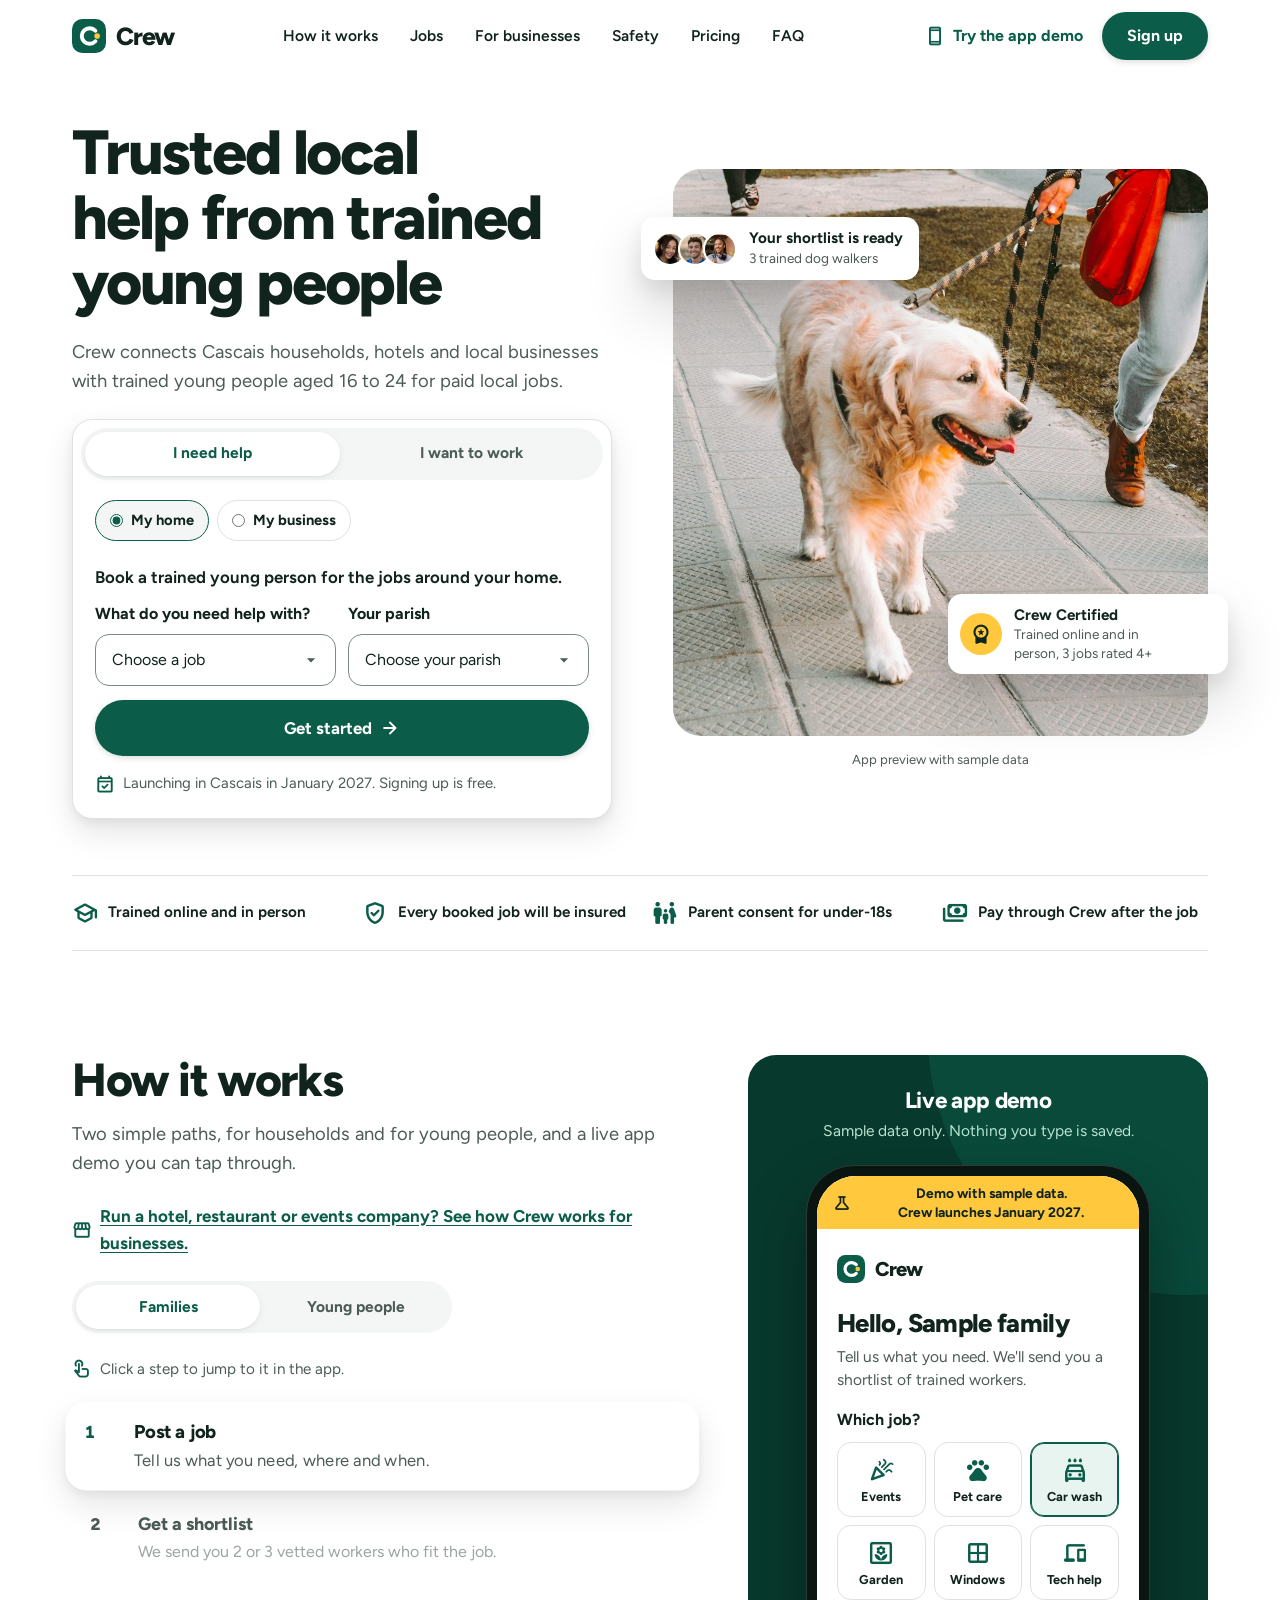
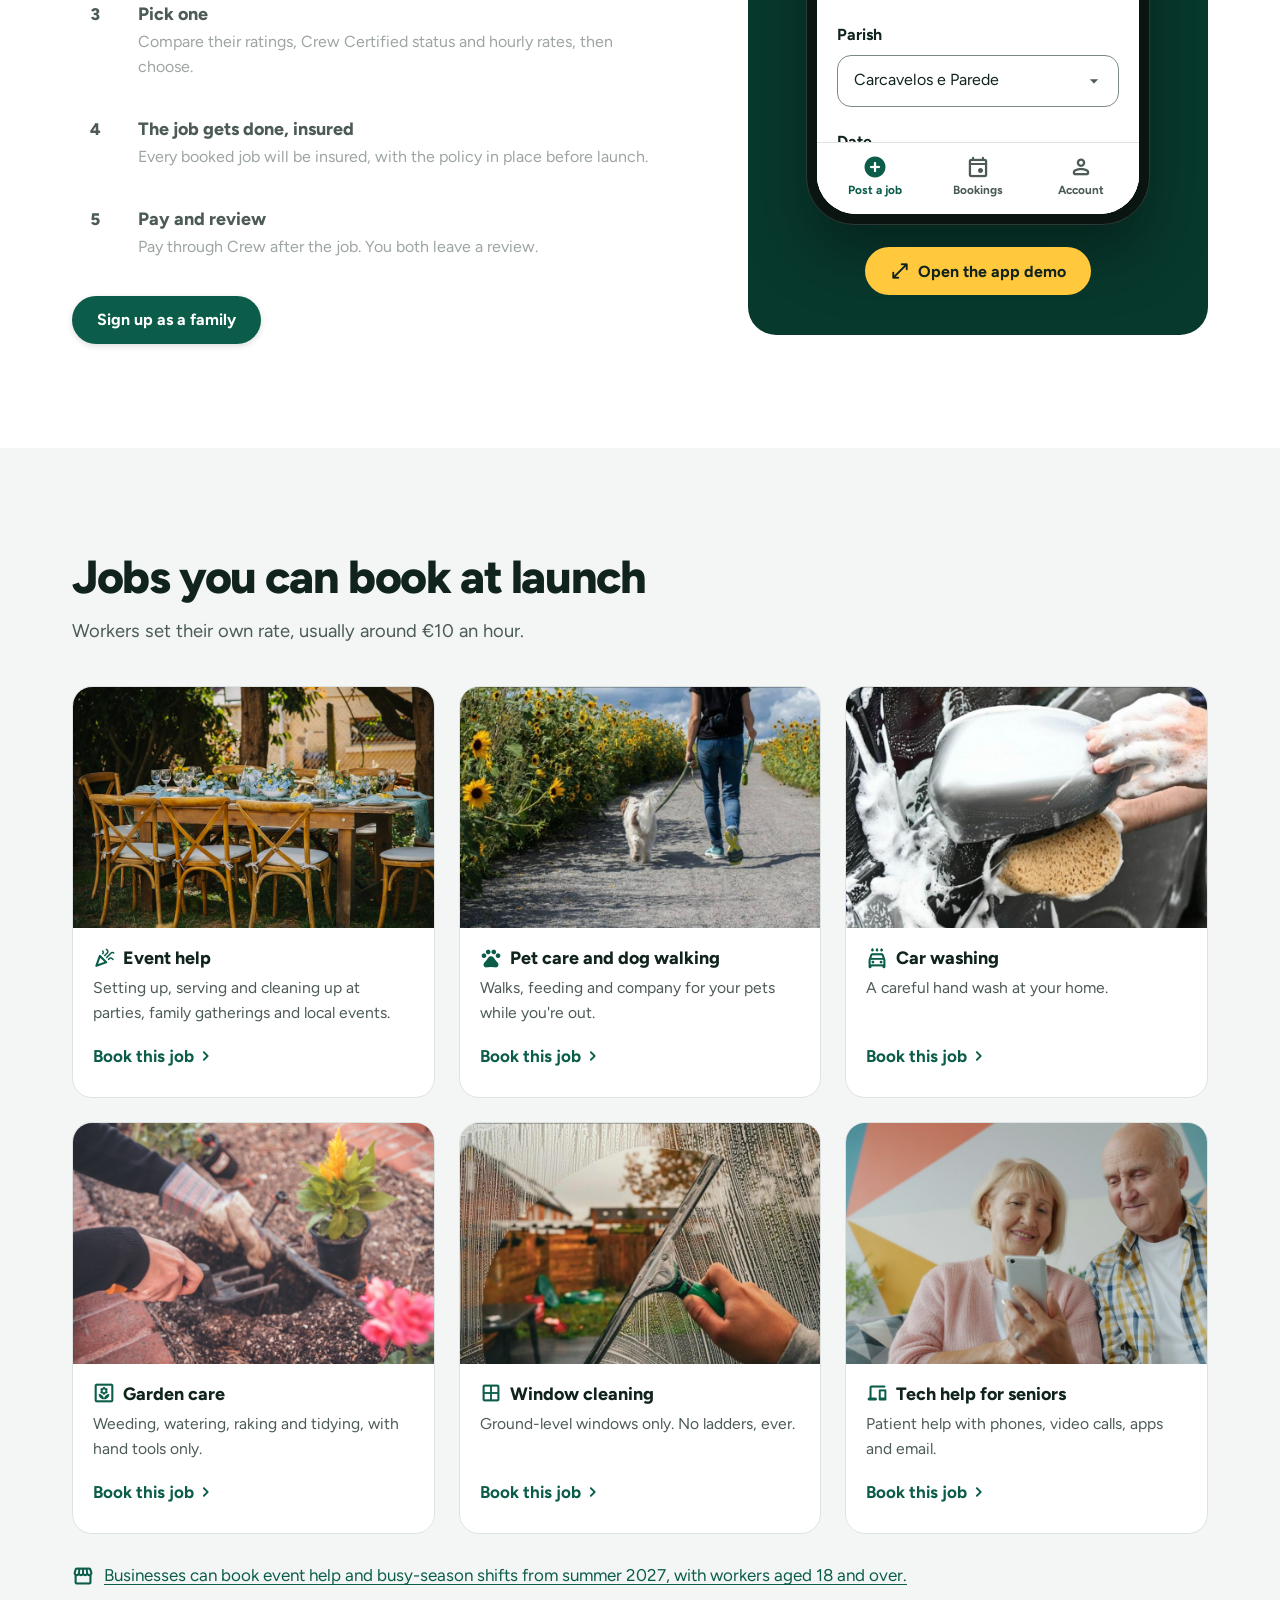
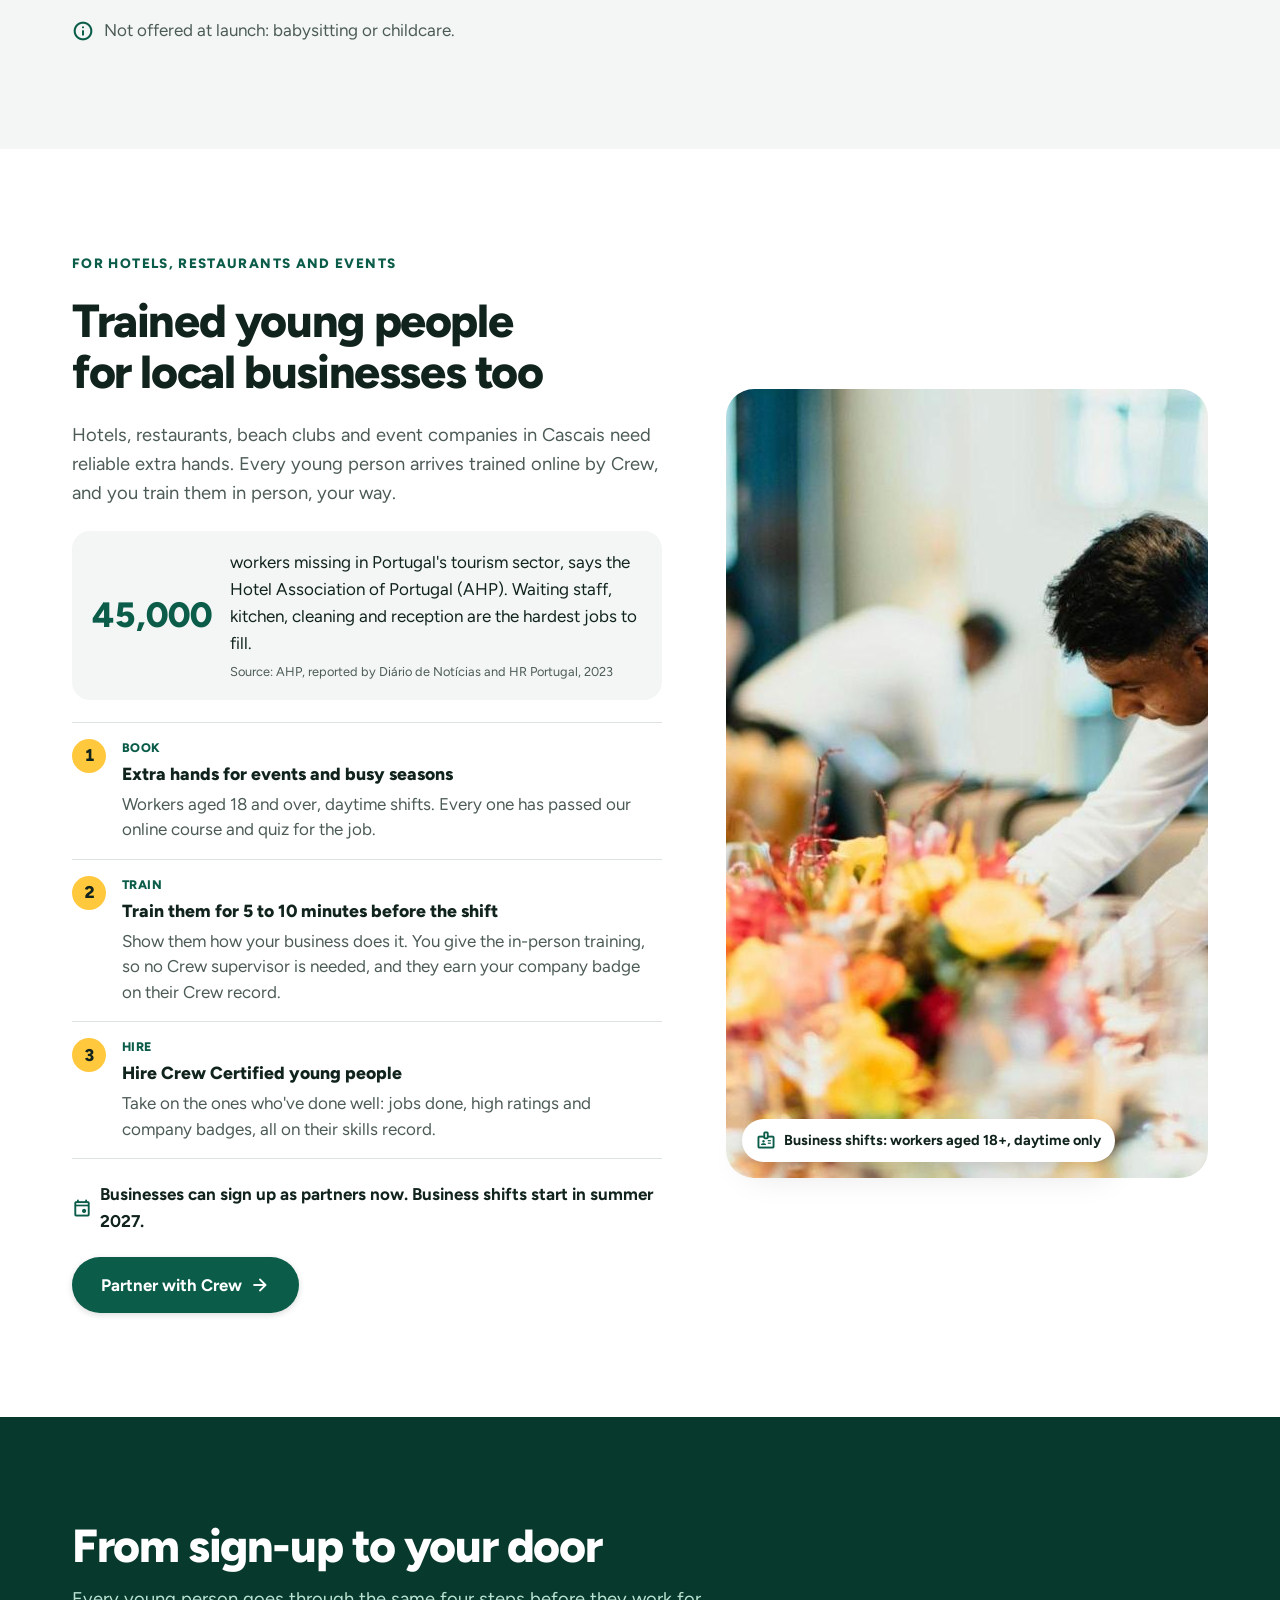
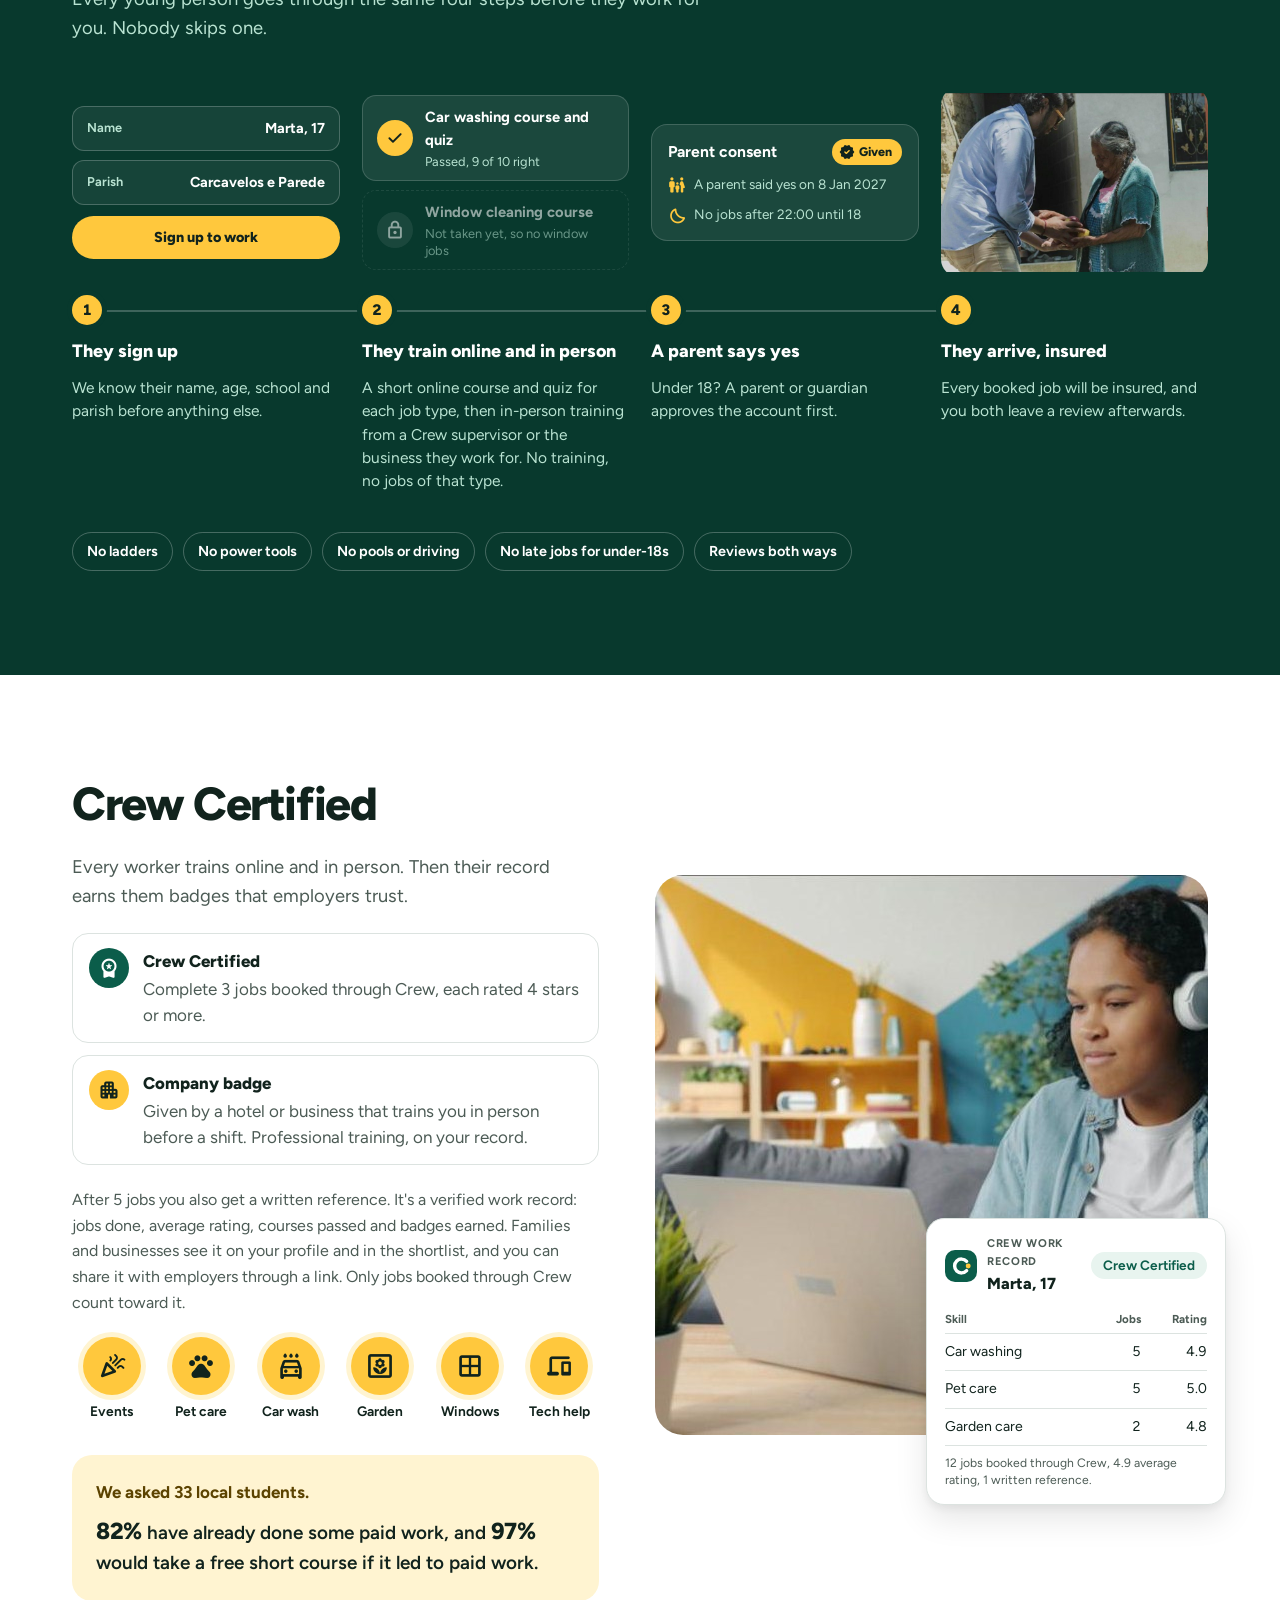
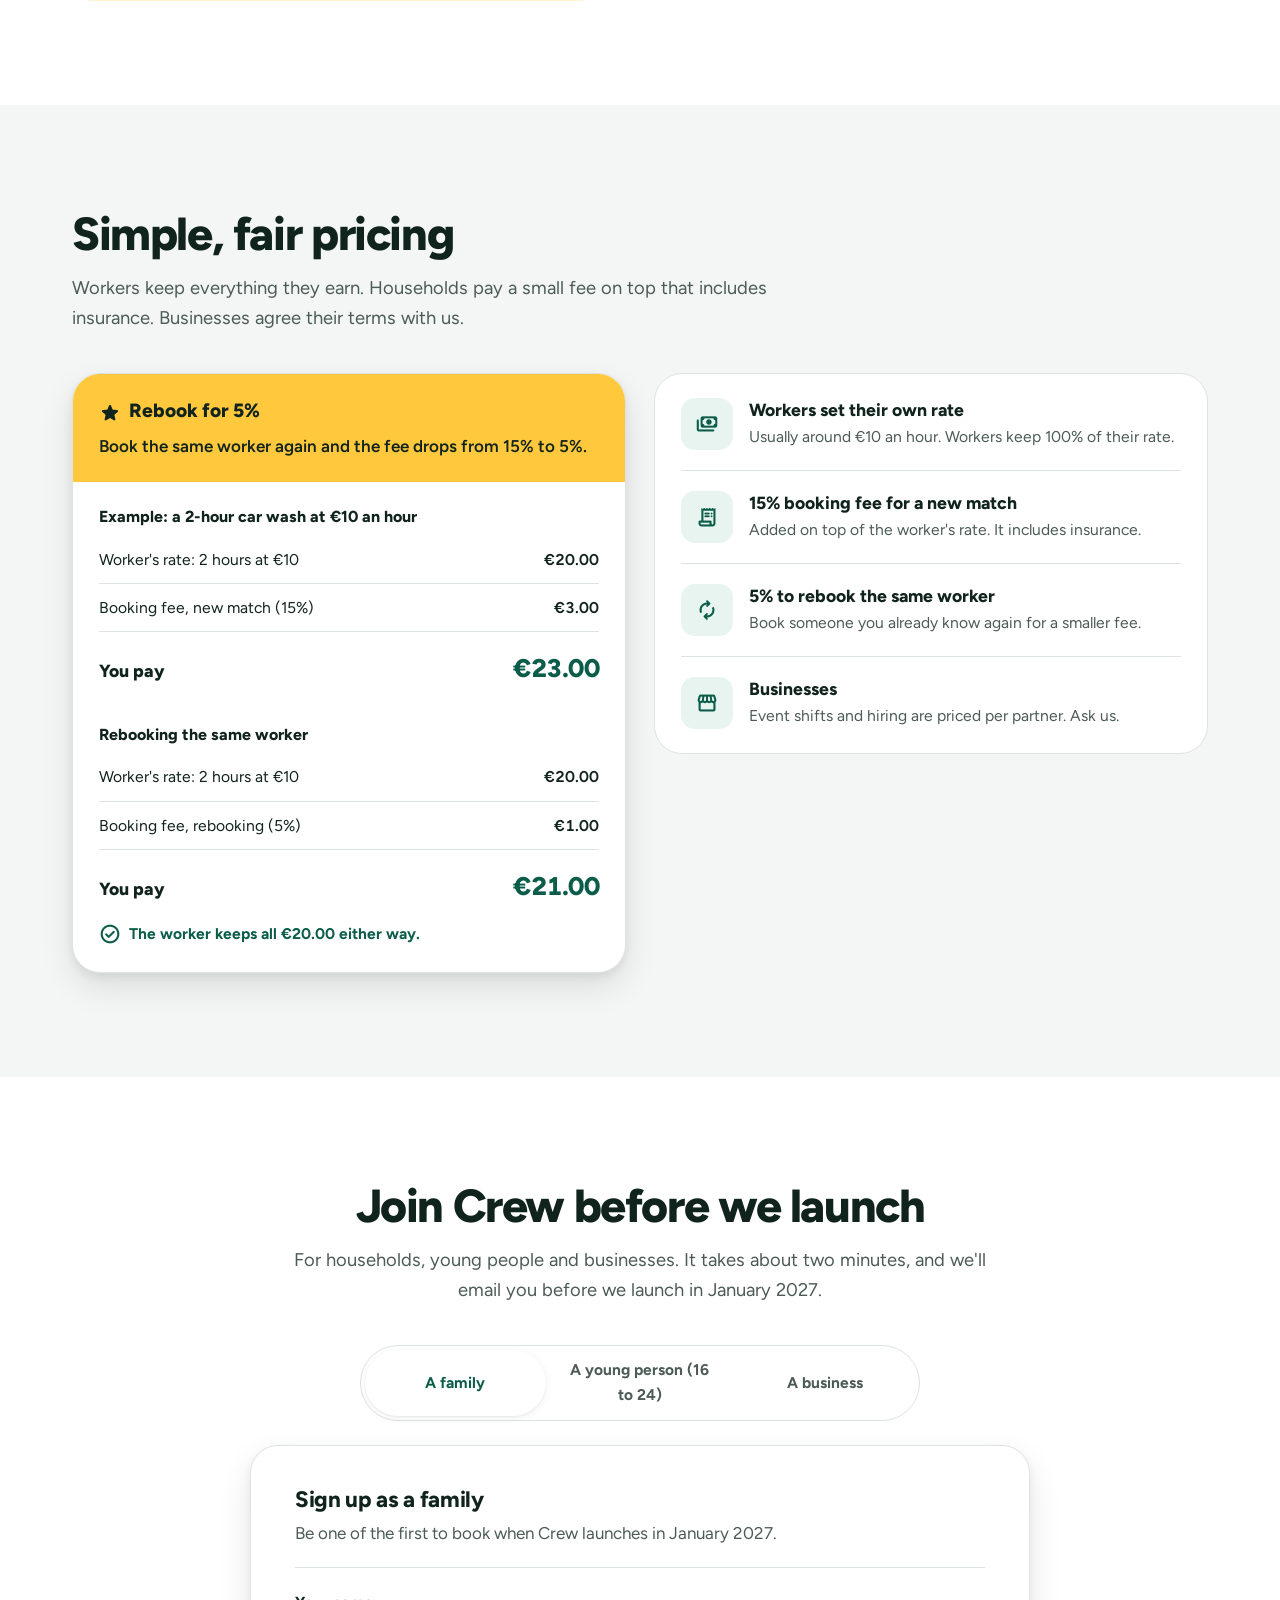
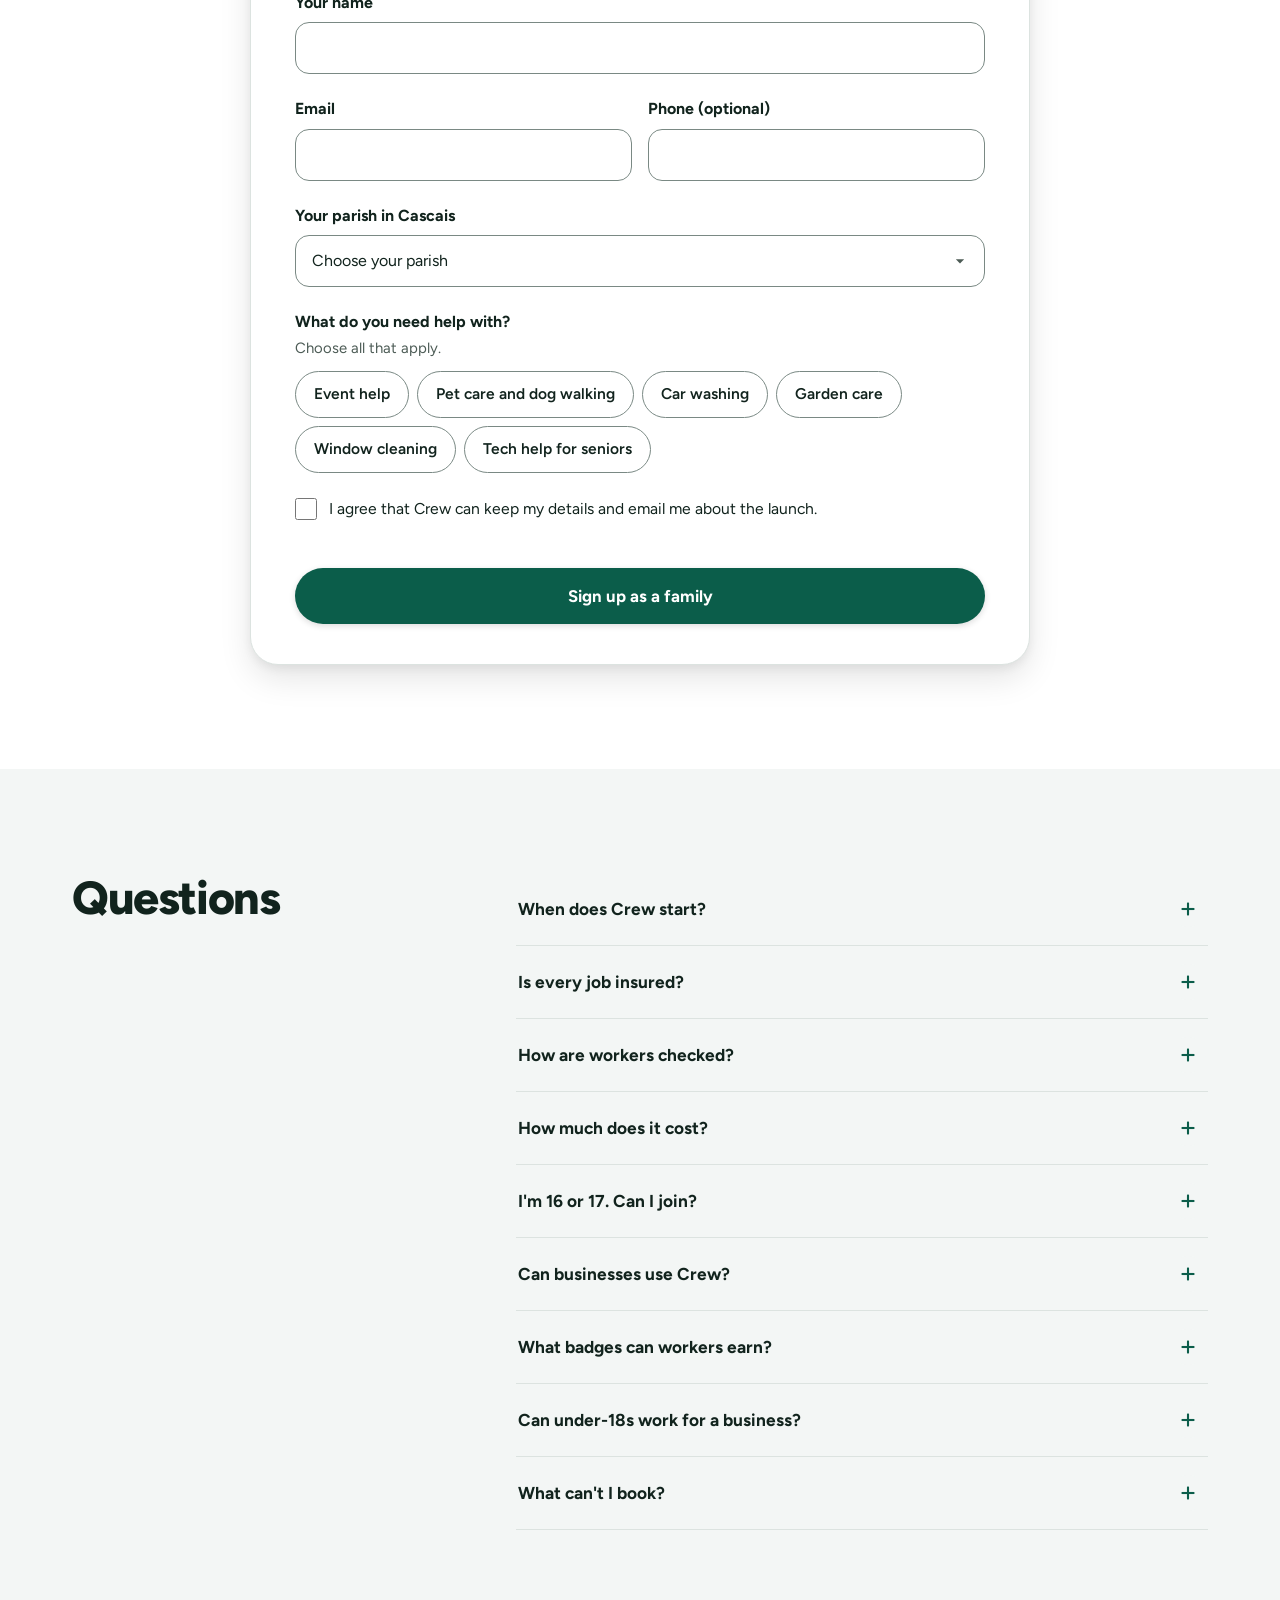
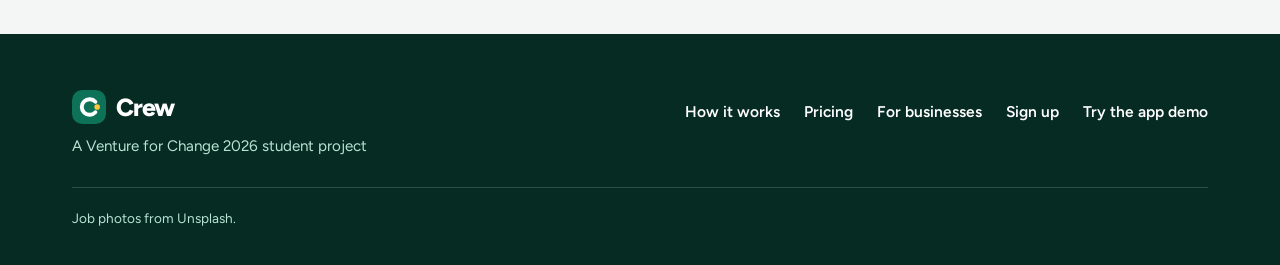
<file: index.html>
<!DOCTYPE html>
<html lang="en">
<head>
  <meta charset="UTF-8">
  <meta name="viewport" content="width=device-width, initial-scale=1">
  <!-- The visible title and all copy come from config.js. This fallback is brand-neutral. -->
  <title>Trained young people for local jobs in Cascais</title>
  <meta name="description" content="Cascais households, hotels and local businesses book trained young people aged 16 to 24 for paid local jobs. Launching January 2027.">
  <meta name="theme-color" content="#08392D">
  <link rel="preconnect" href="https://fonts.googleapis.com">
  <link rel="preconnect" href="https://fonts.gstatic.com" crossorigin>
  <link rel="stylesheet" href="https://fonts.googleapis.com/css2?family=Figtree:wght@400..800&display=swap">
  <link rel="stylesheet" href="https://fonts.googleapis.com/css2?family=Material+Symbols+Rounded:opsz,wght,FILL,GRAD@20..48,500..600,0..1,0&display=block">
  <link rel="preload" as="image" href="assets/hero-dog-walk.jpg">
  <link rel="stylesheet" href="styles.css?v=22">
</head>
<body data-title="meta.titleIndex">

  <a class="skip-link" href="#main" data-t="common.skip"></a>

  <header class="site-header" data-header>
    <div class="container header-inner">
      <a class="logo" href="#main">
        <svg viewBox="0 0 40 40" aria-hidden="true"><rect width="40" height="40" rx="12" fill="#0B5D4A"/><path d="M27.5 13.8a9.2 9.2 0 1 0 0 12.4" fill="none" stroke="#fff" stroke-width="4.6" stroke-linecap="round"/><circle cx="29.6" cy="20" r="3.3" fill="#FFC83D"/></svg>
        <span class="logo-text" data-brand></span>
      </a>
      <nav class="site-nav" data-t-aria-label="nav.label">
        <ul>
          <li><a href="#how" data-t="nav.how"></a></li>
          <li><a href="#jobs" data-t="nav.jobs"></a></li>
          <li><a href="#business" data-t="nav.business"></a></li>
          <li><a href="#safety" data-t="nav.safety"></a></li>
          <li><a href="#pricing" data-t="nav.pricing"></a></li>
          <li><a href="#faq" data-t="nav.faq"></a></li>
        </ul>
      </nav>
      <div class="header-actions">
        <a class="btn btn-ghost header-demo" href="login.html?v=22">
          <span class="icon" aria-hidden="true">smartphone</span>
          <span data-t="nav.demo"></span>
        </a>
        <a class="btn btn-primary" href="#signup" data-t="nav.signup"></a>
      </div>
    </div>
  </header>

  <main id="main" tabindex="-1">

    <!-- Hero -->
    <section class="hero">
      <div class="container">
        <div class="hero-grid">
          <div class="hero-copy">
            <h1 class="display" data-t="hero.title"></h1>
            <p class="lead" data-t="hero.intro"></p>

            <div class="starter">
              <div class="segmented" role="tablist" data-tabs data-t-aria-label="hero.tabsLabel">
                <button type="button" role="tab" id="st-tab-family" aria-controls="st-family" aria-selected="true" data-t="hero.tabFamily"></button>
                <button type="button" role="tab" id="st-tab-worker" aria-controls="st-worker" aria-selected="false" tabindex="-1" data-t="hero.tabWorker"></button>
              </div>

              <div class="starter-body" role="tabpanel" id="st-family" aria-labelledby="st-tab-family">
                <fieldset class="for-choice">
                  <legend class="sr-only" data-t="hero.forLabel"></legend>
                  <label><input type="radio" name="st-for" value="home" checked><span data-t="hero.forHome"></span></label>
                  <label><input type="radio" name="st-for" value="business"><span data-t="hero.forBusiness"></span></label>
                </fieldset>
                <p class="starter-line" data-for-home data-t="hero.familyLine"></p>
                <p class="starter-line" data-for-business hidden data-t="hero.businessLine"></p>
                <div class="starter-fields two" data-for-home>
                  <div class="field">
                    <label class="label" for="st-job" data-t="hero.jobLabel"></label>
                    <select class="select" id="st-job" data-options="jobTypes" data-placeholder="hero.jobPlaceholder"></select>
                  </div>
                  <div class="field">
                    <label class="label" for="st-parish-f" data-t="hero.parishLabel"></label>
                    <select class="select" id="st-parish-f" data-options="forms.parishes" data-placeholder="forms.parishPlaceholder"></select>
                  </div>
                </div>
                <div class="starter-fields" data-for-business hidden>
                  <div class="field">
                    <label class="label" for="st-btype" data-t="hero.businessTypeLabel"></label>
                    <select class="select" id="st-btype" data-options="forms.business.typeOptions" data-placeholder="hero.businessTypePlaceholder"></select>
                  </div>
                </div>
                <button class="btn btn-primary btn-lg btn-block" type="button" data-start="family" data-start-family>
                  <span data-t="hero.start"></span>
                  <span class="icon" aria-hidden="true">arrow_forward</span>
                </button>
              </div>

              <div class="starter-body" role="tabpanel" id="st-worker" aria-labelledby="st-tab-worker" hidden>
                <p class="starter-line" data-t="hero.workerLine"></p>
                <div class="starter-fields two">
                  <div class="field">
                    <label class="label" for="st-age" data-t="hero.ageLabel"></label>
                    <select class="select" id="st-age" data-options="forms.worker.ageOptions" data-placeholder="hero.agePlaceholder"></select>
                  </div>
                  <div class="field">
                    <label class="label" for="st-parish-w" data-t="hero.parishLabel"></label>
                    <select class="select" id="st-parish-w" data-options="forms.parishes" data-placeholder="forms.parishPlaceholder"></select>
                  </div>
                </div>
                <button class="btn btn-primary btn-lg btn-block" type="button" data-start="worker">
                  <span data-t="hero.start"></span>
                  <span class="icon" aria-hidden="true">arrow_forward</span>
                </button>
              </div>

              <p class="starter-meta">
                <span class="icon" aria-hidden="true">event_available</span>
                <span data-t="hero.launch"></span>
              </p>
            </div>
          </div>

          <div class="hero-media">
            <img class="hero-photo" src="assets/hero-dog-walk.jpg" width="1400" height="974" data-t-alt="hero.photoAlt" fetchpriority="high">
            <div class="float-card one" aria-hidden="true">
              <span class="avatar-stack"><span><img src="assets/people/worker-a.jpg" alt="" width="34" height="34"></span><span><img src="assets/people/worker-b.jpg" alt="" width="34" height="34"></span><span><img src="assets/people/worker-c.jpg" alt="" width="34" height="34"></span></span>
              <span><strong data-t="hero.chipShortlistTitle"></strong><span class="small" data-t="hero.chipShortlistText"></span></span>
            </div>
            <div class="float-card two" aria-hidden="true">
              <span class="medal-sm"><span class="icon icon-fill">workspace_premium</span></span>
              <span><strong data-t="hero.chipBadgeTitle"></strong><span class="small" data-t="hero.chipBadgeText"></span></span>
            </div>
            <p class="preview-label" data-t="hero.previewLabel"></p>
          </div>
        </div>

        <ul class="trust" data-list="hero.trust">
          <template>
            <li><span class="icon" data-f="icon" aria-hidden="true"></span><span data-f="text"></span></li>
          </template>
        </ul>
      </div>
    </section>

    <!-- How it works -->
    <section id="how" class="section">
      <div class="container how-grid">
        <div class="how-steps">
          <div class="section-head flush">
            <h2 class="h2" data-t="how.title"></h2>
            <p class="lead" data-t="how.intro"></p>
            <p class="biz-link"><span class="icon" aria-hidden="true">storefront</span><a href="#business" data-t="how.businessNote"></a></p>
          </div>
          <div class="segmented" role="tablist" data-tabs data-how-tabs data-t-aria-label="how.tabsLabel">
            <button type="button" role="tab" id="how-tab-family" aria-controls="how-family" aria-selected="true" data-demo="family.html?v=22&embed=1" data-t="how.tabFamily"></button>
            <button type="button" role="tab" id="how-tab-worker" aria-controls="how-worker" aria-selected="false" tabindex="-1" data-demo="worker.html?v=22&embed=1" data-t="how.tabWorker"></button>
          </div>
          <p class="steps-hint"><span class="icon" aria-hidden="true">touch_app</span><span data-t="how.stepsHint"></span></p>
          <div role="tabpanel" id="how-family" aria-labelledby="how-tab-family">
            <ol class="steps" data-list="how.familySteps">
              <template>
                <li><button type="button" class="step" aria-pressed="false" data-f-attr="data-screen:screen"><span class="step-n num" data-f="index" aria-hidden="true"></span><span class="step-body"><span class="step-title" data-f="title"></span><span class="step-text" data-f="text"></span></span></button></li>
              </template>
            </ol>
            <div class="how-cta">
              <a class="btn btn-primary" href="#family" data-t="how.familyCta"></a>
            </div>
          </div>
          <div role="tabpanel" id="how-worker" aria-labelledby="how-tab-worker" hidden>
            <ol class="steps" data-list="how.workerSteps">
              <template>
                <li><button type="button" class="step" aria-pressed="false" data-f-attr="data-screen:screen"><span class="step-n num" data-f="index" aria-hidden="true"></span><span class="step-body"><span class="step-title" data-f="title"></span><span class="step-text" data-f="text"></span></span></button></li>
              </template>
            </ol>
            <div class="how-cta">
              <a class="btn btn-primary" href="#worker" data-t="how.workerCta"></a>
            </div>
          </div>
        </div>

        <aside class="demo-panel on-dark">
          <div class="demo-panel-head">
            <h3 class="h3" data-t="how.demoTitle"></h3>
            <p data-t="how.demoText"></p>
          </div>
          <div class="device">
            <iframe src="family.html?v=22&embed=1" loading="lazy" data-demo-frame data-t-title="how.demoFrameTitle"></iframe>
          </div>
          <a class="btn btn-sun" href="login.html?v=22">
            <span class="icon" aria-hidden="true">open_in_full</span>
            <span data-t="how.demoOpen"></span>
          </a>
        </aside>
      </div>
    </section>

    <!-- Job types -->
    <section id="jobs" class="section section-mist">
      <div class="container">
        <div class="section-head">
          <h2 class="h2" data-t="jobs.title"></h2>
          <p class="lead" data-t="jobs.intro"></p>
        </div>
        <ul class="job-grid" data-list="jobTypes">
          <template>
            <li class="job-card">
              <img src="assets/job-events.jpg" alt="" loading="lazy" width="900" height="600" data-f-attr="src:photo;alt:alt">
              <div class="job-card-body">
                <h3><span class="icon" data-f="icon" aria-hidden="true"></span><span data-f="name"></span></h3>
                <p data-f="desc"></p>
                <a class="job-link" href="#family" data-f-attr="data-job:value"><span data-t="jobs.cardCta"></span><span class="icon" aria-hidden="true">chevron_right</span></a>
              </div>
            </li>
          </template>
        </ul>
        <p class="job-note"><span class="icon" aria-hidden="true">storefront</span><a href="#business" data-t="jobs.businessNote"></a></p>
        <p class="job-note"><span class="icon" aria-hidden="true">info</span><span data-t="jobs.notOffered"></span></p>
      </div>
    </section>

    <!-- For businesses -->
    <section id="business" class="section">
      <div class="container business-grid">
        <div class="business-copy">
          <p class="kicker" data-t="business.kicker"></p>
          <h2 class="h2" data-t="business.title"></h2>
          <p class="lead" data-t="business.intro"></p>
          <div class="business-stat">
            <p class="business-stat-num num" data-t="business.stat"></p>
            <div><p data-t="business.statText"></p><p class="business-source" data-t="business.statSource"></p></div>
          </div>
          <ol class="business-offers" data-list="business.offers">
            <template>
              <li><span class="offer-n num" data-f="index" aria-hidden="true"></span><div><p class="offer-tag" data-f="tag"></p><h3 data-f="title"></h3><p data-f="text"></p></div></li>
            </template>
          </ol>
          <p class="business-timing"><span class="icon" aria-hidden="true">event</span><span data-t="business.timing"></span></p>
          <a class="btn btn-primary btn-lg" href="#partner">
            <span data-t="business.cta"></span>
            <span class="icon" aria-hidden="true">arrow_forward</span>
          </a>
        </div>
        <div class="business-media">
          <img src="assets/business-event-team.jpg" width="1462" height="789" loading="lazy" data-t-alt="business.photoAlt">
          <p class="business-note"><span class="icon" aria-hidden="true">badge</span><span data-t="business.photoNote"></span></p>
        </div>
      </div>
    </section>

    <!-- Safety: the four steps every young person goes through -->
    <section id="safety" class="section safety on-dark">
      <div class="container">
        <div class="journey-head">
          <h2 class="h2" data-t="safety.title"></h2>
          <p class="lead" data-t="safety.intro"></p>
        </div>
        <ol class="journey">
          <li>
            <div class="journey-visual" aria-hidden="true">
              <div class="jv-field"><span data-t="safety.ui.nameLabel"></span><b data-t="safety.ui.nameValue"></b></div>
              <div class="jv-field"><span data-t="safety.ui.parishLabel"></span><b data-t="safety.ui.parishValue"></b></div>
              <div class="jv-button" data-t="safety.ui.signupButton"></div>
            </div>
            <span class="journey-dot num">1</span>
            <h3 data-t="safety.steps.0.title"></h3>
            <p data-t="safety.steps.0.text"></p>
          </li>
          <li>
            <div class="journey-visual" aria-hidden="true">
              <div class="jv-row"><span class="jv-medal"><span class="icon">check</span></span><div><b data-t="safety.ui.coursePassed"></b><span data-t="safety.ui.coursePassedMeta"></span></div></div>
              <div class="jv-row is-locked"><span class="jv-medal"><span class="icon">lock</span></span><div><b data-t="safety.ui.courseLocked"></b><span data-t="safety.ui.courseLockedMeta"></span></div></div>
            </div>
            <span class="journey-dot num">2</span>
            <h3 data-t="safety.steps.1.title"></h3>
            <p data-t="safety.steps.1.text"></p>
          </li>
          <li>
            <div class="journey-visual" aria-hidden="true">
              <div class="jv-consent">
                <div class="jv-consent-head"><b data-t="safety.ui.consentTitle"></b><span class="jv-pill"><span class="icon icon-fill">verified</span><span data-t="safety.ui.consentGiven"></span></span></div>
                <p><span class="icon">family_restroom</span><span data-t="safety.ui.consentLine1"></span></p>
                <p><span class="icon">bedtime</span><span data-t="safety.ui.consentLine2"></span></p>
              </div>
            </div>
            <span class="journey-dot num">3</span>
            <h3 data-t="safety.steps.2.title"></h3>
            <p data-t="safety.steps.2.text"></p>
          </li>
          <li>
            <div class="journey-visual is-photo">
              <img src="assets/safety-doorstep.jpg" width="840" height="560" loading="lazy" data-t-alt="safety.photoAlt">
            </div>
            <span class="journey-dot num">4</span>
            <h3 data-t="safety.steps.3.title"></h3>
            <p data-t="safety.steps.3.text"></p>
          </li>
        </ol>
        <ul class="journey-rules" data-list="safety.rules">
          <template><li data-f-self></li></template>
        </ul>
      </div>
    </section>

    <!-- Skills and badges -->
    <section id="skills" class="section">
      <div class="container skills-layout">
        <div class="skills-copy">
          <h2 class="h2" data-t="skills.title"></h2>
          <p class="lead" data-t="skills.intro"></p>
          <ul class="badge-types" data-list="skills.badges">
            <template>
              <li><span class="badge-type-icon"><span class="icon icon-fill" data-f="icon" aria-hidden="true"></span></span><div><h3 data-f="title"></h3><p data-f="text"></p></div></li>
            </template>
          </ul>
          <p class="skills-note"><span data-t="skills.referenceNote"></span> <span data-t="skills.recordNote"></span></p>
          <ul class="badge-row" data-list="jobTypes" data-t-aria-label="skills.badgesTitle">
            <template>
              <li><span class="medal"><span class="icon" data-f="icon" aria-hidden="true"></span></span><span data-f="short"></span></li>
            </template>
          </ul>
          <div class="survey-quote">
            <p class="lead-in" data-t="skills.surveyLead"></p>
            <p class="q" data-survey></p>
          </div>
        </div>
        <div class="skills-media">
          <img class="skills-photo" src="assets/skills-laptop.jpg" width="840" height="560" loading="lazy" data-t-alt="skills.photoAlt">
          <div class="skills-record">
            <div class="skills-record-top">
              <span class="skills-record-logo" aria-hidden="true"><svg viewBox="0 0 40 40"><path d="M27.5 13.8a9.2 9.2 0 1 0 0 12.4" fill="none" stroke="#fff" stroke-width="4.6" stroke-linecap="round"/><circle cx="29.6" cy="20" r="3.3" fill="#FFC83D"/></svg></span>
              <div><p class="skills-record-kicker" data-t="skills.record.kicker"></p><p class="skills-record-name" data-t="skills.record.name"></p></div>
              <span class="pill pill-green" data-t="skills.record.level"></span>
            </div>
            <table>
              <thead><tr><th data-t="skills.record.colSkill"></th><th data-t="skills.record.colJobs"></th><th data-t="skills.record.colRating"></th></tr></thead>
              <tbody data-list="skills.record.rows">
                <template><tr><td data-f="skill"></td><td class="num" data-f="jobs"></td><td class="num" data-f="rating"></td></tr></template>
              </tbody>
            </table>
            <p class="skills-record-foot" data-t="skills.record.foot"></p>
          </div>
        </div>
      </div>
    </section>

    <!-- Pricing -->
    <section id="pricing" class="section section-mist">
      <div class="container">
        <div class="section-head">
          <h2 class="h2" data-t="pricing.title"></h2>
          <p class="lead" data-t="pricing.intro"></p>
        </div>
        <div class="pricing-grid">
          <div class="offer">
            <div class="offer-top">
              <h3><span class="icon icon-fill" aria-hidden="true">star</span><span data-t="pricing.offerTitle"></span></h3>
              <p data-t="pricing.offerText"></p>
            </div>
            <div class="receipt">
              <h4 data-t="pricing.exampleTitle"></h4>
              <p class="receipt-row"><span data-t="pricing.exampleRate"></span><span class="num" data-t="pricing.exampleRateValue"></span></p>
              <p class="receipt-row"><span data-t="pricing.exampleFee"></span><span class="num" data-t="pricing.exampleFeeValue"></span></p>
              <p class="receipt-row is-total"><span data-t="pricing.exampleTotal"></span><span class="num" data-t="pricing.exampleTotalValue"></span></p>
              <h4 class="receipt-sub" data-t="pricing.rebookTitle"></h4>
              <p class="receipt-row"><span data-t="pricing.exampleRate"></span><span class="num" data-t="pricing.exampleRateValue"></span></p>
              <p class="receipt-row"><span data-t="pricing.rebookFee"></span><span class="num" data-t="pricing.rebookFeeValue"></span></p>
              <p class="receipt-row is-total"><span data-t="pricing.exampleTotal"></span><span class="num" data-t="pricing.rebookTotalValue"></span></p>
              <p class="receipt-foot"><span class="icon" aria-hidden="true">check_circle</span><span data-t="pricing.exampleWorker"></span></p>
            </div>
          </div>
          <ul class="price-points" data-list="pricing.points">
            <template>
              <li class="price-point"><span class="ico"><span class="icon" data-f="icon" aria-hidden="true"></span></span><div><h3 data-f="title"></h3><p data-f="text"></p></div></li>
            </template>
          </ul>
        </div>
      </div>
    </section>

    <!-- Sign-up forms -->
    <section id="signup" class="section">
      <div class="container">
        <div class="section-head center">
          <h2 class="h2" data-t="signup.title"></h2>
          <p class="lead" data-t="signup.intro"></p>
        </div>

        <div class="signup-wrap">
          <div class="segmented" role="tablist" data-tabs data-signup-tabs data-t-aria-label="signup.tabsLabel">
            <button type="button" role="tab" id="su-tab-family" aria-controls="su-family" aria-selected="true" data-t="signup.tabFamily"></button>
            <button type="button" role="tab" id="su-tab-worker" aria-controls="su-worker" aria-selected="false" tabindex="-1" data-t="signup.tabWorker"></button>
            <button type="button" role="tab" id="su-tab-business" aria-controls="su-business" aria-selected="false" tabindex="-1" data-t="signup.tabBusiness"></button>
          </div>

          <div role="tabpanel" id="su-family" aria-labelledby="su-tab-family">
            <form id="family" class="form-card" data-form="family" novalidate>
              <div class="form-card-head">
                <h3 class="h3" data-t="forms.family.title"></h3>
                <p data-t="forms.family.intro"></p>
              </div>

              <div class="form-fields" data-fields>
                <div class="field" data-rule="required">
                  <label class="label" for="f-name" data-t="forms.family.name"></label>
                  <input class="input" id="f-name" name="name" type="text" autocomplete="name">
                  <p class="field-error"></p>
                </div>

                <div class="field-row">
                  <div class="field" data-rule="email">
                    <label class="label" for="f-email" data-t="forms.family.email"></label>
                    <input class="input" id="f-email" name="email" type="email" autocomplete="email" inputmode="email">
                    <p class="field-error"></p>
                  </div>
                  <div class="field">
                    <label class="label" for="f-phone" data-t="forms.family.phone"></label>
                    <input class="input" id="f-phone" name="phone" type="tel" autocomplete="tel">
                  </div>
                </div>

                <div class="field" data-rule="required">
                  <label class="label" for="f-parish" data-t="forms.family.parish"></label>
                  <select class="select" id="f-parish" name="parish" data-options="forms.parishes" data-placeholder="forms.parishPlaceholder"></select>
                  <p class="field-error"></p>
                </div>

                <fieldset class="field" data-rule="many">
                  <legend data-t="forms.family.jobs"></legend>
                  <p class="hint" data-t="forms.chooseAll"></p>
                  <div class="choices" data-choices="jobTypes" data-name="jobs" data-type="checkbox"></div>
                  <p class="field-error"></p>
                </fieldset>

                <div class="field" data-rule="consent">
                  <label class="consent">
                    <input type="checkbox" name="consent" value="Yes">
                    <span data-t="forms.family.consent"></span>
                  </label>
                  <p class="field-error"></p>
                </div>

                <div aria-live="polite"><div data-status hidden></div></div>

                <button class="btn btn-primary btn-lg btn-block" type="submit">
                  <span data-t="forms.family.submit"></span>
                </button>
              </div>

              <div class="notice notice-success" data-success tabindex="-1" hidden>
                <span class="icon icon-fill" aria-hidden="true">check_circle</span>
                <div class="success-body">
                  <p data-t="forms.family.success"></p>
                  <p class="success-next" data-t="forms.demoNext"></p>
                  <a class="btn btn-primary" href="login.html?v=22&amp;role=family">
                    <span data-t="forms.demoLogin"></span>
                    <span class="icon" aria-hidden="true">arrow_forward</span>
                  </a>
                </div>
              </div>
            </form>
          </div>

          <div role="tabpanel" id="su-worker" aria-labelledby="su-tab-worker" hidden>
            <form id="worker" class="form-card" data-form="worker" novalidate>
              <div class="form-card-head">
                <h3 class="h3" data-t="forms.worker.title"></h3>
                <p data-t="forms.worker.intro"></p>
              </div>

              <div class="form-fields" data-fields>
                <div class="field-row">
                  <div class="field" data-rule="required">
                    <label class="label" for="w-name" data-t="forms.worker.name"></label>
                    <input class="input" id="w-name" name="name" type="text" autocomplete="name">
                    <p class="field-error"></p>
                  </div>
                  <div class="field" data-rule="email">
                    <label class="label" for="w-email" data-t="forms.worker.email"></label>
                    <input class="input" id="w-email" name="email" type="email" autocomplete="email" inputmode="email">
                    <p class="field-error"></p>
                  </div>
                </div>

                <fieldset class="field" data-rule="one">
                  <legend data-t="forms.worker.age"></legend>
                  <div class="choices" data-choices="forms.worker.ageOptions" data-name="age_band"></div>
                  <p class="field-error"></p>
                </fieldset>

                <div aria-live="polite">
                  <div class="notice notice-info" data-under16 hidden>
                    <span class="icon" aria-hidden="true">info</span>
                    <span data-t="forms.worker.under16"></span>
                  </div>
                </div>

                <div class="field" data-rule="email" data-parent-field hidden>
                  <label class="label" for="w-parent" data-t="forms.worker.parentEmail"></label>
                  <p class="hint" id="w-parent-hint" data-t="forms.worker.parentHint"></p>
                  <input class="input" id="w-parent" name="parent_email" type="email" autocomplete="off" inputmode="email" aria-describedby="w-parent-hint" disabled>
                  <p class="field-error"></p>
                </div>

                <div class="field" data-rule="required">
                  <label class="label" for="w-school" data-t="forms.worker.school"></label>
                  <select class="select" id="w-school" name="school" data-options="forms.worker.schools" data-placeholder="forms.worker.schoolPlaceholder"></select>
                  <p class="field-error"></p>
                </div>

                <!-- Shown when "Another school or university" is chosen. Sent as "Other, <name>". -->
                <div class="field" data-rule="required" data-school-other hidden>
                  <label class="label" for="w-school-other" data-t="forms.worker.schoolOther"></label>
                  <input class="input" id="w-school-other" name="school" type="text" autocomplete="organization" disabled>
                  <p class="field-error"></p>
                </div>

                <div class="field" data-rule="required">
                  <label class="label" for="w-parish" data-t="forms.worker.parish"></label>
                  <select class="select" id="w-parish" name="parish" data-options="forms.parishes" data-placeholder="forms.parishPlaceholder"></select>
                  <p class="field-error"></p>
                </div>

                <fieldset class="field" data-rule="many">
                  <legend data-t="forms.worker.jobs"></legend>
                  <p class="hint" data-t="forms.chooseAll"></p>
                  <div class="choices" data-choices="jobTypes" data-name="jobs" data-type="checkbox"></div>
                  <p class="field-error"></p>
                </fieldset>

                <fieldset class="field" data-rule="one">
                  <legend data-t="forms.worker.hours"></legend>
                  <div class="choices" data-choices="forms.worker.hoursOptions" data-name="hours_per_week"></div>
                  <p class="field-error"></p>
                </fieldset>

                <fieldset class="field" data-rule="one">
                  <legend data-t="forms.worker.bank"></legend>
                  <div class="choices" data-choices="forms.worker.bankOptions" data-name="pt_bank_account"></div>
                  <p class="field-error"></p>
                </fieldset>

                <div class="field" data-rule="consent">
                  <label class="consent">
                    <input type="checkbox" name="consent" value="Yes">
                    <span data-t="forms.worker.consent"></span>
                  </label>
                  <p class="field-error"></p>
                </div>

                <div aria-live="polite"><div data-status hidden></div></div>

                <button class="btn btn-dark btn-lg btn-block" type="submit">
                  <span data-t="forms.worker.submit"></span>
                </button>
              </div>

              <div class="notice notice-success" data-success tabindex="-1" hidden>
                <span class="icon icon-fill" aria-hidden="true">check_circle</span>
                <div class="success-body">
                  <p data-t="forms.worker.success"></p>
                  <p class="success-next" data-t="forms.demoNext"></p>
                  <a class="btn btn-primary" href="login.html?v=22&amp;role=worker">
                    <span data-t="forms.demoLogin"></span>
                    <span class="icon" aria-hidden="true">arrow_forward</span>
                  </a>
                </div>
              </div>
            </form>
          </div>

          <div role="tabpanel" id="su-business" aria-labelledby="su-tab-business" hidden>
            <form id="partner" class="form-card" data-form="business" novalidate>
              <div class="form-card-head">
                <h3 class="h3" data-t="forms.business.title"></h3>
                <p data-t="forms.business.intro"></p>
              </div>

              <div class="form-fields" data-fields>
                <div class="field-row">
                  <div class="field" data-rule="required">
                    <label class="label" for="b-company" data-t="forms.business.businessName"></label>
                    <input class="input" id="b-company" name="business_name" type="text" autocomplete="organization">
                    <p class="field-error"></p>
                  </div>
                  <div class="field" data-rule="required">
                    <label class="label" for="b-type" data-t="forms.business.type"></label>
                    <select class="select" id="b-type" name="business_type" data-options="forms.business.typeOptions" data-placeholder="hero.businessTypePlaceholder"></select>
                    <p class="field-error"></p>
                  </div>
                </div>

                <div class="field" data-rule="required">
                  <label class="label" for="b-name" data-t="forms.business.name"></label>
                  <input class="input" id="b-name" name="name" type="text" autocomplete="name">
                  <p class="field-error"></p>
                </div>

                <div class="field-row">
                  <div class="field" data-rule="email">
                    <label class="label" for="b-email" data-t="forms.business.email"></label>
                    <input class="input" id="b-email" name="email" type="email" autocomplete="email" inputmode="email">
                    <p class="field-error"></p>
                  </div>
                  <div class="field">
                    <label class="label" for="b-phone" data-t="forms.business.phone"></label>
                    <input class="input" id="b-phone" name="phone" type="tel" autocomplete="tel">
                  </div>
                </div>

                <fieldset class="field" data-rule="many">
                  <legend data-t="forms.business.interests"></legend>
                  <p class="hint" data-t="forms.chooseAll"></p>
                  <div class="choices" data-choices="forms.business.interestOptions" data-name="interests" data-type="checkbox"></div>
                  <p class="field-error"></p>
                </fieldset>

                <fieldset class="field" data-rule="one">
                  <legend data-t="forms.business.size"></legend>
                  <div class="choices" data-choices="forms.business.sizeOptions" data-name="young_people_per_year"></div>
                  <p class="field-error"></p>
                </fieldset>

                <div class="field" data-rule="consent">
                  <label class="consent">
                    <input type="checkbox" name="consent" value="Yes">
                    <span data-t="forms.business.consent"></span>
                  </label>
                  <p class="field-error"></p>
                </div>

                <div aria-live="polite"><div data-status hidden></div></div>

                <button class="btn btn-primary btn-lg btn-block" type="submit">
                  <span data-t="forms.business.submit"></span>
                </button>
              </div>

              <div class="notice notice-success" data-success tabindex="-1" hidden>
                <span class="icon icon-fill" aria-hidden="true">check_circle</span>
                <span data-t="forms.business.success"></span>
              </div>
            </form>
          </div>
        </div>
      </div>
    </section>

    <!-- FAQ -->
    <section id="faq" class="section section-mist">
      <div class="container faq-grid">
        <div class="faq-head">
          <h2 class="h2" data-t="faq.title"></h2>
          <p class="lead" data-t="faq.intro" data-needs-email></p>
        </div>
        <div class="faq-list" data-list="faq.items">
          <template>
            <details>
              <summary><span data-f="q"></span><span class="icon" aria-hidden="true">add</span></summary>
              <p data-f="a"></p>
            </details>
          </template>
        </div>
      </div>
    </section>

  </main>

  <footer class="site-footer on-dark">
    <div class="container footer-inner">
      <div class="footer-brand">
        <a class="logo" href="#main">
          <svg viewBox="0 0 40 40" aria-hidden="true"><rect width="40" height="40" rx="12" fill="#0E7258"/><path d="M27.5 13.8a9.2 9.2 0 1 0 0 12.4" fill="none" stroke="#fff" stroke-width="4.6" stroke-linecap="round"/><circle cx="29.6" cy="20" r="3.3" fill="#FFC83D"/></svg>
          <span class="logo-text" data-brand></span>
        </a>
        <p data-t="footer.project"></p>
        <p data-needs-email><span data-t="footer.contact"></span> <span data-email></span></p>
      </div>
      <nav class="footer-links" data-t-aria-label="footer.nav">
        <a href="#how" data-t="nav.how"></a>
        <a href="#pricing" data-t="nav.pricing"></a>
        <a href="#business" data-t="nav.business"></a>
        <a href="#signup" data-t="nav.signup"></a>
        <a href="login.html?v=22" data-t="nav.demo"></a>
      </nav>
      <p class="footer-small" data-t="footer.photos"></p>
    </div>
  </footer>

  <script src="config.js?v=22"></script>
  <script src="script.js?v=22"></script>
</body>
</html>
</file>
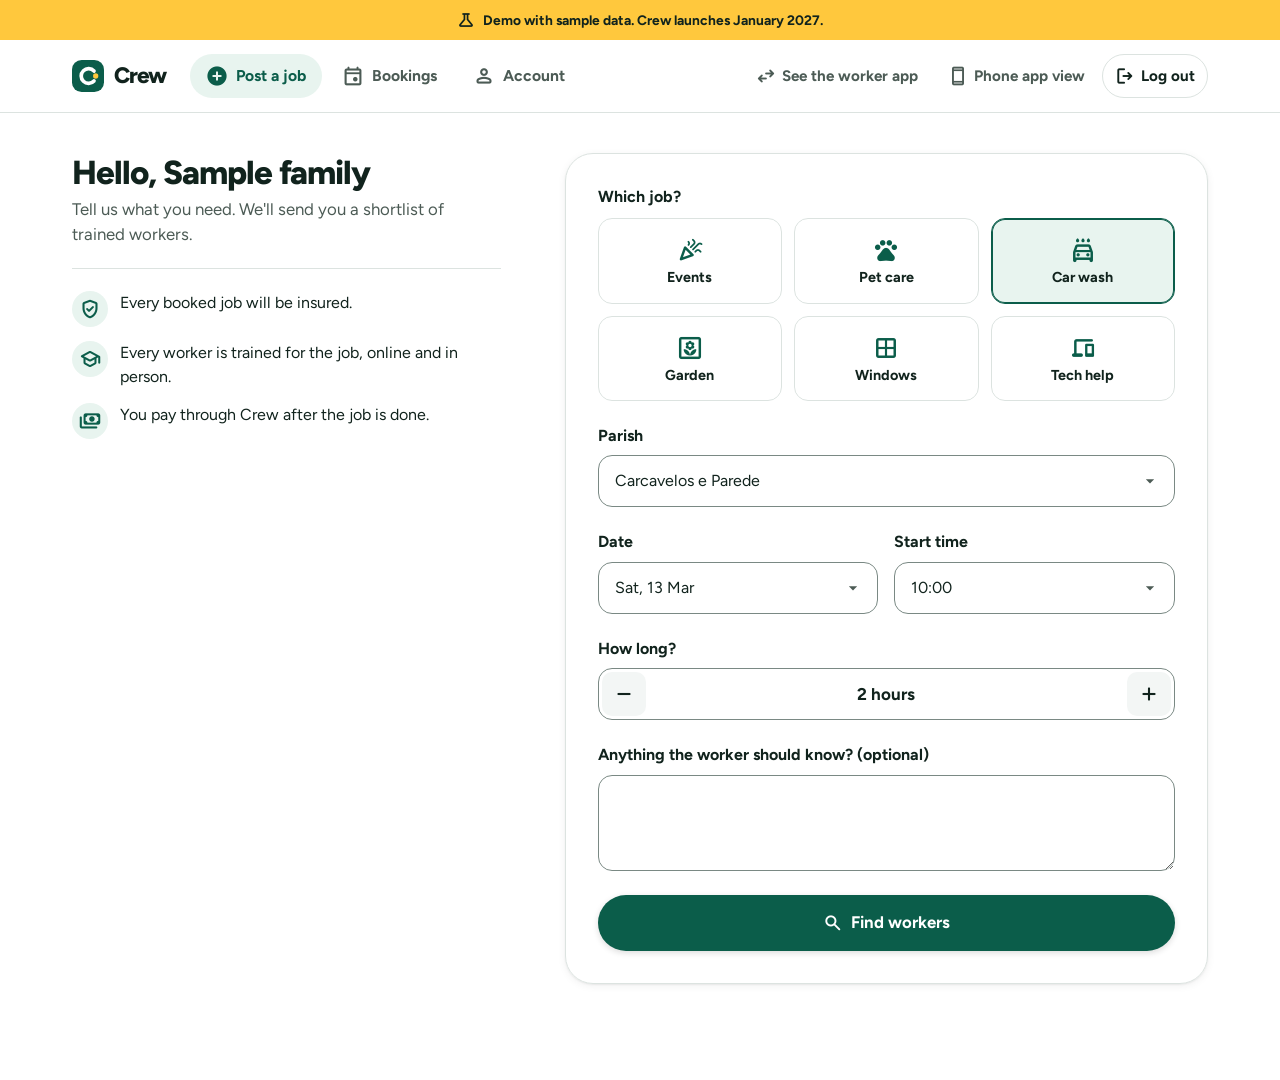
<file: family.html>
<!DOCTYPE html>
<html lang="en">
<head>
  <meta charset="UTF-8">
  <meta name="viewport" content="width=device-width, initial-scale=1, viewport-fit=cover">
  <title>App demo: family</title>
  <meta name="robots" content="noindex">
  <meta name="theme-color" content="#FFC83D">
  <link rel="preconnect" href="https://fonts.googleapis.com">
  <link rel="preconnect" href="https://fonts.gstatic.com" crossorigin>
  <link rel="stylesheet" href="https://fonts.googleapis.com/css2?family=Figtree:wght@400..800&display=swap">
  <link rel="stylesheet" href="https://fonts.googleapis.com/css2?family=Material+Symbols+Rounded:opsz,wght,FILL,GRAD@20..48,500..600,0..1,0&display=block">
  <!-- Pick the layout before the page draws: embedded phone, phone view, or website. -->
  <script>(function (s, c) { c.add(/[?&]embed=1\b/.test(s) ? "is-embed" : /[?&]view=phone\b/.test(s) ? "is-phone" : "is-web"); })(window.location.search, document.documentElement.classList);</script>
  <link rel="stylesheet" href="styles.css?v=22">
</head>
<body class="app-page" data-title="meta.titleFamily" data-app="family">

  <a class="skip-link" href="#main" data-t="common.skip"></a>

  <div class="demo-banner" role="note">
    <span class="icon" aria-hidden="true">science</span>
    <span data-t="common.demoBanner"></span>
  </div>

  <!-- Website layout (laptops and tablets): top bar instead of the phone frame. -->
  <header class="web-head">
    <div class="web-head-inner">
      <a class="logo" href="index.html"><svg viewBox="0 0 40 40" aria-hidden="true"><rect width="40" height="40" rx="12" fill="#0B5D4A"/><path d="M27.5 13.8a9.2 9.2 0 1 0 0 12.4" fill="none" stroke="#fff" stroke-width="4.6" stroke-linecap="round"/><circle cx="29.6" cy="20" r="3.3" fill="#FFC83D"/></svg><span class="logo-text" data-brand></span></a>
      <nav class="web-nav" data-t-aria-label="demo.tabsLabel">
        <button type="button" data-go="post" data-tab-btn="post"><span class="icon" aria-hidden="true">add_circle</span><span data-t="demo.family.tabHome"></span></button>
        <button type="button" data-go="bookings" data-tab-btn="bookings"><span class="icon" aria-hidden="true">event</span><span data-t="demo.family.tabBookings"></span></button>
        <button type="button" data-go="account" data-tab-btn="account"><span class="icon" aria-hidden="true">person</span><span data-t="demo.family.tabAccount"></span></button>
      </nav>
      <div class="web-head-end">
        <a class="web-link" href="worker.html?v=22"><span class="icon" aria-hidden="true">swap_horiz</span><span class="web-label" data-t="demo.family.switchToWorker"></span></a>
        <a class="web-link" href="?view=phone" data-view-toggle><span class="icon" aria-hidden="true">smartphone</span><span class="web-label" data-t="demo.phoneView"></span></a>
        <a class="web-link web-link-strong" href="login.html?v=22"><span class="icon" aria-hidden="true">logout</span><span class="web-label" data-t="demo.logout"></span></a>
      </div>
    </div>
  </header>

  <div class="app-stage">
    <div class="stage-copy leave-demo">
      <a class="logo" href="index.html">
        <svg viewBox="0 0 40 40" aria-hidden="true"><rect width="40" height="40" rx="12" fill="#0B5D4A"/><path d="M27.5 13.8a9.2 9.2 0 1 0 0 12.4" fill="none" stroke="#fff" stroke-width="4.6" stroke-linecap="round"/><circle cx="29.6" cy="20" r="3.3" fill="#FFC83D"/></svg>
        <span class="logo-text" data-brand></span>
      </a>
      <h1 class="h2" data-t="demo.stageTitle"></h1>
      <p class="lead" data-t="demo.stageText"></p>
      <div class="try">
        <h2 class="try-title" data-t="demo.tryTitle"></h2>
        <ol class="try-list" data-list="demo.tryFamily">
          <template><li><span class="try-num" data-f="index" aria-hidden="true"></span><span data-f-self></span></li></template>
        </ol>
      </div>
      <div class="stage-switch">
        <p data-t="demo.switchLabel"></p>
        <nav data-t-aria-label="demo.switchLabel">
          <a href="family.html?v=22" aria-current="page" data-t="demo.familyView"></a>
          <a href="worker.html?v=22" data-t="demo.workerView"></a>
        </nav>
      </div>
      <a class="btn btn-primary" href="?" data-view-toggle>
        <span class="icon" aria-hidden="true">desktop_windows</span>
        <span data-t="demo.webView"></span>
      </a>
      <a class="btn btn-outline" href="index.html">
        <span class="icon" aria-hidden="true">arrow_back</span>
        <span data-t="common.backToSite"></span>
      </a>
    </div>

    <div class="phone">
      <div class="phone-screen">
        <div class="status-bar" aria-hidden="true">
          <span data-t="demo.statusTime"></span>
          <span class="notch"></span>
          <span class="sys"><span class="icon">signal_cellular_alt</span><span class="icon">wifi</span><span class="icon">battery_full</span></span>
        </div>

        <main id="main" class="app-body" tabindex="-1" data-app-body>

          <!-- Post a job -->
          <section class="screen" data-screen="post" data-tab="post">
            <div class="app-top">
              <a class="logo" href="index.html" data-keep-embed>
                <svg viewBox="0 0 40 40" aria-hidden="true"><rect width="40" height="40" rx="12" fill="#0B5D4A"/><path d="M27.5 13.8a9.2 9.2 0 1 0 0 12.4" fill="none" stroke="#fff" stroke-width="4.6" stroke-linecap="round"/><circle cx="29.6" cy="20" r="3.3" fill="#FFC83D"/></svg>
                <span class="logo-text" data-brand></span>
              </a>
            </div>
            <div class="screen-head">
              <h2 class="app-title" tabindex="-1" data-focus data-hello></h2>
              <p class="app-sub" data-t="demo.family.postIntro"></p>
              <ul class="web-points" data-list="demo.family.webPoints">
                <template><li><span class="icon" aria-hidden="true" data-f="icon"></span><span data-f="text"></span></li></template>
              </ul>
            </div>

            <form id="post-job" class="form-fields" novalidate>
              <fieldset class="field" data-rule="one">
                <legend data-t="demo.family.job"></legend>
                <div class="job-tiles" data-job-tiles></div>
                <p class="field-error"></p>
              </fieldset>
              <div class="field" data-rule="required">
                <label class="label" for="p-parish" data-t="demo.family.parish"></label>
                <select class="select" id="p-parish" name="parish" data-options="forms.parishes" data-placeholder="forms.parishPlaceholder"></select>
                <p class="field-error"></p>
              </div>
              <div class="field-row">
                <div class="field" data-rule="required">
                  <label class="label" for="p-date" data-t="demo.family.date"></label>
                  <select class="select" id="p-date" name="date"></select>
                  <p class="field-error"></p>
                </div>
                <div class="field" data-rule="required">
                  <label class="label" for="p-time" data-t="demo.family.time"></label>
                  <select class="select" id="p-time" name="time"></select>
                  <p class="field-error"></p>
                </div>
              </div>
              <div class="field">
                <span class="label" id="p-hours-label" data-t="demo.family.hours"></span>
                <div class="stepper" role="group" aria-labelledby="p-hours-label">
                  <button type="button" data-step="-1" aria-label="−"><span class="icon" aria-hidden="true">remove</span></button>
                  <output id="p-hours-out" aria-live="polite"></output>
                  <button type="button" data-step="1" aria-label="+"><span class="icon" aria-hidden="true">add</span></button>
                </div>
                <input type="hidden" name="hours" id="p-hours" value="2">
              </div>
              <div class="field">
                <label class="label" for="p-notes" data-t="demo.family.notes"></label>
                <textarea class="textarea" id="p-notes" name="notes" rows="2"></textarea>
              </div>
              <button class="btn btn-primary btn-lg btn-block" type="submit">
                <span class="icon" aria-hidden="true">search</span>
                <span data-t="demo.family.submit"></span>
              </button>
            </form>
          </section>

          <!-- Shortlist -->
          <section class="screen" data-screen="shortlist" data-tab="post" hidden>
            <div class="app-top">
              <button class="icon-btn" type="button" data-go="post" data-back data-t-aria-label="demo.back"><span class="icon" aria-hidden="true">arrow_back</span></button>
            </div>
            <div class="screen-head">
              <h2 class="app-title" tabindex="-1" data-focus data-t="demo.family.shortlistTitle"></h2>
              <p class="app-sub" data-shortlist-intro></p>
            </div>
            <p class="notice notice-info" data-late-note hidden>
              <span class="icon" aria-hidden="true">bedtime</span>
              <span data-t="demo.family.lateNote"></span>
            </p>
            <div class="stack" data-shortlist></div>
          </section>

          <!-- Confirmation -->
          <section class="screen" data-screen="confirm" data-tab="post" hidden>
            <div class="app-top">
              <button class="icon-btn" type="button" data-go="shortlist" data-back data-t-aria-label="demo.back"><span class="icon" aria-hidden="true">arrow_back</span></button>
            </div>
            <div class="split">
              <div class="split-main">
                <div class="screen-head">
                  <span class="success-mark"><span class="icon icon-fill" aria-hidden="true">check_circle</span></span>
                  <h2 class="app-title" tabindex="-1" data-focus data-t="demo.family.confirmTitle"></h2>
                  <p class="app-sub" data-confirm-intro></p>
                </div>
                <div class="app-card mist">
                  <dl class="summary-list">
                    <dt data-t="demo.family.summaryJob"></dt><dd data-sum-job></dd>
                    <dt data-t="demo.family.summaryWhen"></dt><dd data-sum-when></dd>
                    <dt data-t="demo.family.summaryWhere"></dt><dd data-sum-where></dd>
                  </dl>
                </div>
              </div>
              <div class="split-side panel">
                <div class="app-card app-receipt">
                  <p class="receipt-row"><span data-rate-line></span><span class="num" data-rate-value></span></p>
                  <p class="receipt-row"><span data-fee-line></span><span class="num" data-fee-value></span></p>
                  <p class="receipt-row is-total"><span data-t="demo.family.total"></span><span class="num" data-total-value></span></p>
                </div>
                <p class="note-row"><span class="icon" aria-hidden="true">verified_user</span><span data-t="demo.family.insured"></span></p>
                <p class="note-row"><span class="icon" aria-hidden="true">payments</span><span data-worker-keeps></span></p>
                <p class="note-row"><span class="icon" aria-hidden="true">autorenew</span><span data-rebook-note></span></p>
                <button class="btn btn-primary btn-lg btn-block" type="button" data-go="bookings" data-t="demo.family.done"></button>
                <button class="btn btn-outline btn-block" type="button" data-go="shortlist" data-back data-t="demo.family.changeWorker"></button>
              </div>
            </div>
          </section>

          <!-- Bookings -->
          <section class="screen" data-screen="bookings" data-tab="bookings" hidden>
            <div class="app-top"><h2 class="app-title" tabindex="-1" data-focus data-t="demo.family.bookingsTitle"></h2></div>
            <div data-bookings></div>
          </section>

          <!-- Account -->
          <section class="screen" data-screen="account" data-tab="account" hidden>
            <div class="app-top"><h2 class="app-title" tabindex="-1" data-focus data-t="demo.family.accountTitle"></h2></div>
            <div class="app-card">
              <div class="worker-top">
                <span class="avatar" aria-hidden="true" data-family-avatar><span class="icon">home</span></span>
                <div><p class="worker-name" data-family-name></p><p class="app-sub" data-family-parish></p></div>
              </div>
            </div>
            <a class="btn btn-outline btn-block" href="worker.html?v=22" data-keep-embed>
              <span class="icon" aria-hidden="true">swap_horiz</span><span data-t="demo.family.switchToWorker"></span>
            </a>
            <a class="btn btn-ghost btn-block" href="login.html?v=22" data-keep-embed>
              <span class="icon" aria-hidden="true">logout</span><span data-t="demo.logout"></span>
            </a>
          </section>
        </main>

        <nav class="tabbar" data-tabbar data-t-aria-label="demo.tabsLabel">
          <button type="button" data-go="post" data-tab-btn="post"><span class="icon" aria-hidden="true">add_circle</span><span data-t="demo.family.tabHome"></span></button>
          <button type="button" data-go="bookings" data-tab-btn="bookings"><span class="icon" aria-hidden="true">event</span><span data-t="demo.family.tabBookings"></span></button>
          <button type="button" data-go="account" data-tab-btn="account"><span class="icon" aria-hidden="true">person</span><span data-t="demo.family.tabAccount"></span></button>
        </nav>
      </div>
    </div>
  </div>

  <script src="config.js?v=22"></script>
  <script src="demo-data.js?v=22"></script>
  <script src="script.js?v=22"></script>
</body>
</html>
</file>
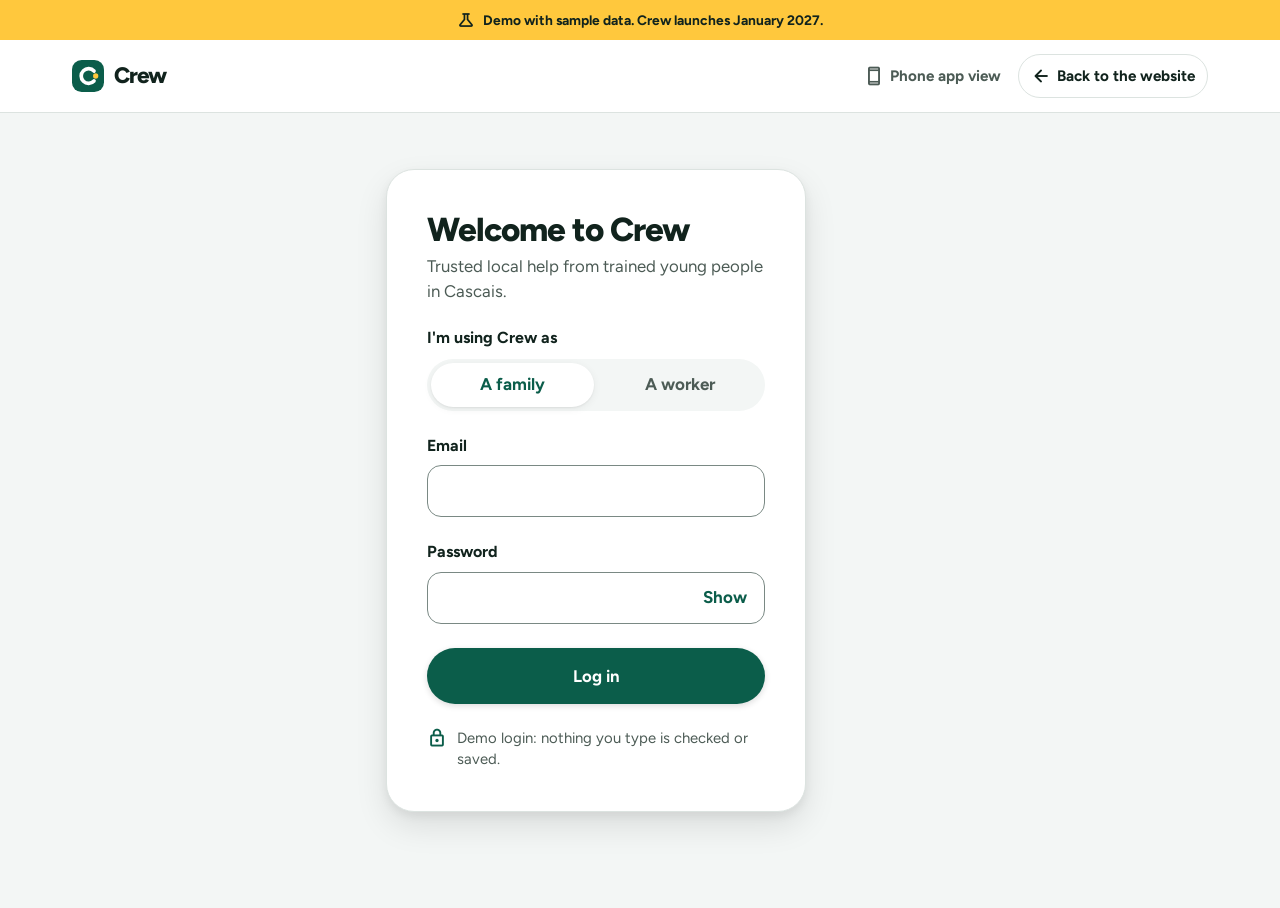
<file: login.html>
<!DOCTYPE html>
<html lang="en">
<head>
  <meta charset="UTF-8">
  <meta name="viewport" content="width=device-width, initial-scale=1, viewport-fit=cover">
  <title>App demo: log in</title>
  <meta name="robots" content="noindex">
  <meta name="theme-color" content="#FFC83D">
  <link rel="preconnect" href="https://fonts.googleapis.com">
  <link rel="preconnect" href="https://fonts.gstatic.com" crossorigin>
  <link rel="stylesheet" href="https://fonts.googleapis.com/css2?family=Figtree:wght@400..800&display=swap">
  <link rel="stylesheet" href="https://fonts.googleapis.com/css2?family=Material+Symbols+Rounded:opsz,wght,FILL,GRAD@20..48,500..600,0..1,0&display=block">
  <!-- Pick the layout before the page draws: embedded phone, phone view, or website. -->
  <script>(function (s, c) { c.add(/[?&]embed=1\b/.test(s) ? "is-embed" : /[?&]view=phone\b/.test(s) ? "is-phone" : "is-web"); })(window.location.search, document.documentElement.classList);</script>
  <link rel="stylesheet" href="styles.css?v=22">
</head>
<body class="app-page login-page" data-title="meta.titleLogin">

  <a class="skip-link" href="#main" data-t="common.skip"></a>

  <div class="demo-banner" role="note">
    <span class="icon" aria-hidden="true">science</span>
    <span data-t="common.demoBanner"></span>
  </div>

  <!-- Website layout (laptops and tablets): top bar instead of the phone frame. -->
  <header class="web-head">
    <div class="web-head-inner">
      <a class="logo" href="index.html"><svg viewBox="0 0 40 40" aria-hidden="true"><rect width="40" height="40" rx="12" fill="#0B5D4A"/><path d="M27.5 13.8a9.2 9.2 0 1 0 0 12.4" fill="none" stroke="#fff" stroke-width="4.6" stroke-linecap="round"/><circle cx="29.6" cy="20" r="3.3" fill="#FFC83D"/></svg><span class="logo-text" data-brand></span></a>
      <div class="web-head-end">
        <a class="web-link" href="?view=phone" data-view-toggle><span class="icon" aria-hidden="true">smartphone</span><span class="web-label" data-t="demo.phoneView"></span></a>
        <a class="web-link web-link-strong" href="index.html"><span class="icon" aria-hidden="true">arrow_back</span><span class="web-label" data-t="common.backToSite"></span></a>
      </div>
    </div>
  </header>

  <div class="app-stage">
    <div class="stage-copy leave-demo">
      <a class="logo" href="index.html">
        <svg viewBox="0 0 40 40" aria-hidden="true"><rect width="40" height="40" rx="12" fill="#0B5D4A"/><path d="M27.5 13.8a9.2 9.2 0 1 0 0 12.4" fill="none" stroke="#fff" stroke-width="4.6" stroke-linecap="round"/><circle cx="29.6" cy="20" r="3.3" fill="#FFC83D"/></svg>
        <span class="logo-text" data-brand></span>
      </a>
      <h1 class="h2" data-t="demo.stageTitle"></h1>
      <p class="lead" data-t="demo.stageText"></p>
      <div class="try">
        <h2 class="try-title" data-t="demo.tryTitle"></h2>
        <ol class="try-list" data-list="demo.tryLogin">
          <template><li><span class="try-num" data-f="index" aria-hidden="true"></span><span data-f-self></span></li></template>
        </ol>
      </div>
      <div class="stage-switch">
        <p data-t="demo.switchLabel"></p>
        <nav data-t-aria-label="demo.switchLabel">
          <a href="family.html?v=22" data-t="demo.familyView"></a>
          <a href="worker.html?v=22" data-t="demo.workerView"></a>
        </nav>
      </div>
      <a class="btn btn-primary" href="?" data-view-toggle>
        <span class="icon" aria-hidden="true">desktop_windows</span>
        <span data-t="demo.webView"></span>
      </a>
      <a class="btn btn-outline" href="index.html">
        <span class="icon" aria-hidden="true">arrow_back</span>
        <span data-t="common.backToSite"></span>
      </a>
    </div>

    <div class="phone">
      <div class="phone-screen">
        <div class="status-bar" aria-hidden="true">
          <span data-t="demo.statusTime"></span>
          <span class="notch"></span>
          <span class="sys"><span class="icon">signal_cellular_alt</span><span class="icon">wifi</span><span class="icon">battery_full</span></span>
        </div>

        <main id="main" class="app-body" tabindex="-1">
          <div class="login-screen">
            <div class="login-mark">
              <a class="logo" href="index.html">
                <svg viewBox="0 0 40 40" aria-hidden="true"><rect width="40" height="40" rx="12" fill="#0B5D4A"/><path d="M27.5 13.8a9.2 9.2 0 1 0 0 12.4" fill="none" stroke="#fff" stroke-width="4.6" stroke-linecap="round"/><circle cx="29.6" cy="20" r="3.3" fill="#FFC83D"/></svg>
                <span class="logo-text" data-brand></span>
              </a>
              <div class="screen-head">
                <h2 class="app-title" data-t="demo.login.welcome"></h2>
                <p class="app-sub" data-t="demo.login.intro"></p>
              </div>
            </div>

            <!-- Fake login: the email and password inputs have no name, so nothing is sent or saved. -->
            <form id="login-form" class="form-fields" novalidate>
              <fieldset class="field">
                <legend data-t="demo.login.roleLegend"></legend>
                <div class="segmented">
                  <label><input type="radio" name="role" value="family" checked><span data-t="demo.login.roleFamily"></span></label>
                  <label><input type="radio" name="role" value="worker"><span data-t="demo.login.roleWorker"></span></label>
                </div>
              </fieldset>

              <div class="field">
                <label class="label" for="l-email" data-t="demo.login.email"></label>
                <input class="input" id="l-email" type="email" autocomplete="off" inputmode="email">
              </div>

              <div class="field">
                <label class="label" for="l-pass" data-t="demo.login.password"></label>
                <div class="pass-wrap">
                  <input class="input" id="l-pass" type="password" autocomplete="off">
                  <button class="pass-toggle" type="button" aria-controls="l-pass" aria-pressed="false" data-pass-toggle data-t="demo.login.show"></button>
                </div>
              </div>

              <button class="btn btn-primary btn-lg btn-block" type="submit">
                <span data-t="demo.login.submit"></span>
              </button>
              <p class="note-row"><span class="icon" aria-hidden="true">lock</span><span data-t="demo.login.note"></span></p>
            </form>
          </div>
        </main>
      </div>
    </div>
  </div>

  <script src="config.js?v=22"></script>
  <script src="script.js?v=22"></script>
</body>
</html>
</file>
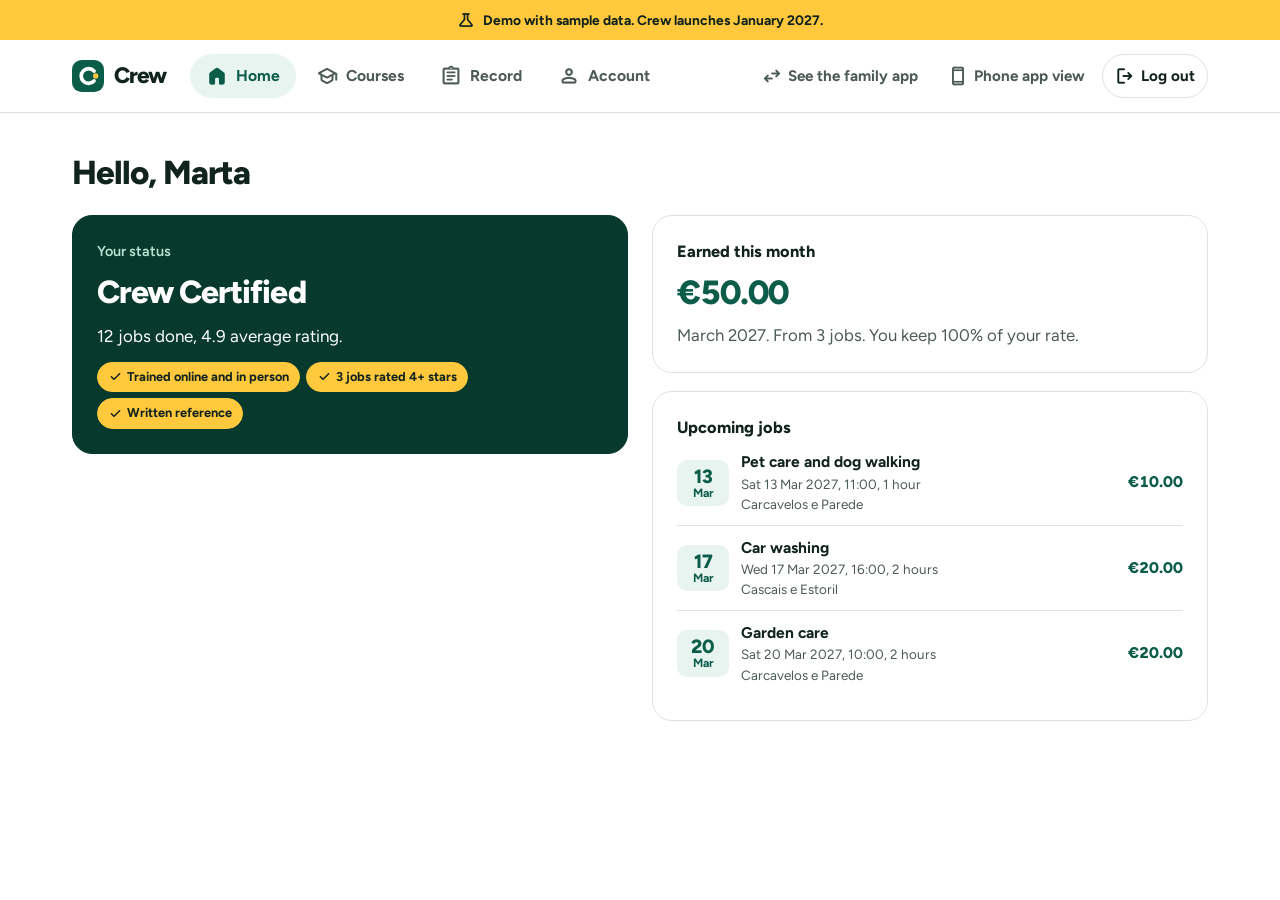
<file: worker.html>
<!DOCTYPE html>
<html lang="en">
<head>
  <meta charset="UTF-8">
  <meta name="viewport" content="width=device-width, initial-scale=1, viewport-fit=cover">
  <title>App demo: worker</title>
  <meta name="robots" content="noindex">
  <meta name="theme-color" content="#FFC83D">
  <link rel="preconnect" href="https://fonts.googleapis.com">
  <link rel="preconnect" href="https://fonts.gstatic.com" crossorigin>
  <link rel="stylesheet" href="https://fonts.googleapis.com/css2?family=Figtree:wght@400..800&display=swap">
  <link rel="stylesheet" href="https://fonts.googleapis.com/css2?family=Material+Symbols+Rounded:opsz,wght,FILL,GRAD@20..48,500..600,0..1,0&display=block">
  <!-- Pick the layout before the page draws: embedded phone, phone view, or website. -->
  <script>(function (s, c) { c.add(/[?&]embed=1\b/.test(s) ? "is-embed" : /[?&]view=phone\b/.test(s) ? "is-phone" : "is-web"); })(window.location.search, document.documentElement.classList);</script>
  <link rel="stylesheet" href="styles.css?v=22">
</head>
<body class="app-page" data-title="meta.titleWorker" data-app="worker">

  <a class="skip-link" href="#main" data-t="common.skip"></a>

  <div class="demo-banner" role="note">
    <span class="icon" aria-hidden="true">science</span>
    <span data-t="common.demoBanner"></span>
  </div>

  <!-- Website layout (laptops and tablets): top bar instead of the phone frame. -->
  <header class="web-head">
    <div class="web-head-inner">
      <a class="logo" href="index.html"><svg viewBox="0 0 40 40" aria-hidden="true"><rect width="40" height="40" rx="12" fill="#0B5D4A"/><path d="M27.5 13.8a9.2 9.2 0 1 0 0 12.4" fill="none" stroke="#fff" stroke-width="4.6" stroke-linecap="round"/><circle cx="29.6" cy="20" r="3.3" fill="#FFC83D"/></svg><span class="logo-text" data-brand></span></a>
      <nav class="web-nav" data-t-aria-label="demo.tabsLabel">
        <button type="button" data-go="home" data-tab-btn="home"><span class="icon" aria-hidden="true">home</span><span data-t="demo.worker.tabHome"></span></button>
        <button type="button" data-go="courses" data-tab-btn="courses"><span class="icon" aria-hidden="true">school</span><span data-t="demo.worker.tabCourses"></span></button>
        <button type="button" data-go="record" data-tab-btn="record"><span class="icon" aria-hidden="true">assignment</span><span data-t="demo.worker.tabRecord"></span></button>
        <button type="button" data-go="account" data-tab-btn="account"><span class="icon" aria-hidden="true">person</span><span data-t="demo.worker.tabAccount"></span></button>
      </nav>
      <div class="web-head-end">
        <a class="web-link" href="family.html?v=22"><span class="icon" aria-hidden="true">swap_horiz</span><span class="web-label" data-t="demo.worker.switchToFamily"></span></a>
        <a class="web-link" href="?view=phone" data-view-toggle><span class="icon" aria-hidden="true">smartphone</span><span class="web-label" data-t="demo.phoneView"></span></a>
        <a class="web-link web-link-strong" href="login.html?v=22"><span class="icon" aria-hidden="true">logout</span><span class="web-label" data-t="demo.logout"></span></a>
      </div>
    </div>
  </header>

  <div class="app-stage">
    <div class="stage-copy leave-demo">
      <a class="logo" href="index.html">
        <svg viewBox="0 0 40 40" aria-hidden="true"><rect width="40" height="40" rx="12" fill="#0B5D4A"/><path d="M27.5 13.8a9.2 9.2 0 1 0 0 12.4" fill="none" stroke="#fff" stroke-width="4.6" stroke-linecap="round"/><circle cx="29.6" cy="20" r="3.3" fill="#FFC83D"/></svg>
        <span class="logo-text" data-brand></span>
      </a>
      <h1 class="h2" data-t="demo.stageTitle"></h1>
      <p class="lead" data-t="demo.stageText"></p>
      <div class="try">
        <h2 class="try-title" data-t="demo.tryTitle"></h2>
        <ol class="try-list" data-list="demo.tryWorker">
          <template><li><span class="try-num" data-f="index" aria-hidden="true"></span><span data-f-self></span></li></template>
        </ol>
      </div>
      <div class="stage-switch">
        <p data-t="demo.switchLabel"></p>
        <nav data-t-aria-label="demo.switchLabel">
          <a href="family.html?v=22" data-t="demo.familyView"></a>
          <a href="worker.html?v=22" aria-current="page" data-t="demo.workerView"></a>
        </nav>
      </div>
      <a class="btn btn-primary" href="?" data-view-toggle>
        <span class="icon" aria-hidden="true">desktop_windows</span>
        <span data-t="demo.webView"></span>
      </a>
      <a class="btn btn-outline" href="index.html">
        <span class="icon" aria-hidden="true">arrow_back</span>
        <span data-t="common.backToSite"></span>
      </a>
    </div>

    <div class="phone">
      <div class="phone-screen">
        <div class="status-bar" aria-hidden="true">
          <span data-t="demo.statusTime"></span>
          <span class="notch"></span>
          <span class="sys"><span class="icon">signal_cellular_alt</span><span class="icon">wifi</span><span class="icon">battery_full</span></span>
        </div>

        <main id="main" class="app-body" tabindex="-1" data-app-body>

          <!-- Home -->
          <section class="screen" data-screen="home" data-tab="home">
            <p class="notice notice-success" data-just-done hidden>
              <span class="icon icon-fill" aria-hidden="true">check_circle</span>
              <span data-just-done-text></span>
            </p>
            <div class="app-top">
              <a class="logo" href="index.html" data-keep-embed>
                <svg viewBox="0 0 40 40" aria-hidden="true"><rect width="40" height="40" rx="12" fill="#0B5D4A"/><path d="M27.5 13.8a9.2 9.2 0 1 0 0 12.4" fill="none" stroke="#fff" stroke-width="4.6" stroke-linecap="round"/><circle cx="29.6" cy="20" r="3.3" fill="#FFC83D"/></svg>
                <span class="logo-text" data-brand></span>
              </a>
              <span class="avatar" aria-hidden="true" data-initials></span>
            </div>
            <h2 class="app-title" tabindex="-1" data-focus data-hello></h2>

            <div class="split">
              <div class="split-main">
                <div class="app-card level-hero on-dark">
                  <p class="on-green" id="lvl-title" data-t="demo.worker.statusTitle"></p>
                  <p class="level-name" data-level-now></p>
                  <div class="progress" role="progressbar" aria-labelledby="lvl-title" aria-valuemin="0" data-progress><div class="progress-fill"></div></div>
                  <p data-level-progress></p>
                  <ul class="level-steps" data-level-steps></ul>
                  <p class="on-green" data-cert-note></p>
                </div>
              </div>
              <div class="split-side">
                <div class="app-card">
                  <h3 data-t="demo.worker.earningsTitle"></h3>
                  <p class="earn-num num" data-earnings></p>
                  <p class="app-sub"><span data-month></span>. <span data-earnings-note></span></p>
                </div>
                <div class="app-card">
                  <h3 data-t="demo.worker.upcomingTitle"></h3>
                  <ul class="app-list" data-upcoming></ul>
                </div>
              </div>
            </div>
          </section>

          <!-- Courses -->
          <section class="screen" data-screen="courses" data-tab="courses" hidden>
            <div class="screen-head pad-top">
              <h2 class="app-title" tabindex="-1" data-focus data-t="demo.worker.coursesTitle"></h2>
              <p class="app-sub" data-t="demo.worker.coursesIntro"></p>
            </div>
            <ul class="badge-grid" data-courses></ul>
          </section>

          <!-- Skills record -->
          <section class="screen" data-screen="record" data-tab="record" hidden>
            <div class="screen-head pad-top">
              <h2 class="app-title" tabindex="-1" data-focus data-t="demo.worker.recordTitle"></h2>
              <p class="app-sub" data-t="demo.worker.recordIntro"></p>
            </div>
            <div class="app-card">
              <table class="app-table">
                <thead><tr>
                  <th scope="col" data-t="demo.worker.colSkill"></th>
                  <th scope="col" data-t="demo.worker.colJobs"></th>
                  <th scope="col" data-t="demo.worker.colRating"></th>
                  <th scope="col" data-t="demo.worker.colPassed"></th>
                </tr></thead>
                <tbody data-skills></tbody>
              </table>
            </div>
            <p class="note-row"><span class="icon" aria-hidden="true">description</span><span data-reference></span></p>
          </section>

          <!-- Account -->
          <section class="screen" data-screen="account" data-tab="account" hidden>
            <div class="screen-head pad-top">
              <h2 class="app-title" tabindex="-1" data-focus data-t="demo.worker.accountTitle"></h2>
            </div>
            <div class="app-card">
              <div class="worker-top">
                <span class="avatar" aria-hidden="true" data-initials></span>
                <div><p class="worker-name" data-worker-name></p><p class="app-sub"><span data-t="demo.worker.ageLabel"></span>: <span data-age></span></p></div>
              </div>
            </div>
            <div data-consent></div>
            <a class="btn btn-outline btn-block" href="family.html?v=22" data-keep-embed>
              <span class="icon" aria-hidden="true">swap_horiz</span><span data-t="demo.worker.switchToFamily"></span>
            </a>
            <a class="btn btn-ghost btn-block" href="login.html?v=22" data-keep-embed>
              <span class="icon" aria-hidden="true">logout</span><span data-t="demo.logout"></span>
            </a>
          </section>
        </main>

        <nav class="tabbar" data-tabbar data-t-aria-label="demo.tabsLabel">
          <button type="button" data-go="home" data-tab-btn="home"><span class="icon" aria-hidden="true">home</span><span data-t="demo.worker.tabHome"></span></button>
          <button type="button" data-go="courses" data-tab-btn="courses"><span class="icon" aria-hidden="true">school</span><span data-t="demo.worker.tabCourses"></span></button>
          <button type="button" data-go="record" data-tab-btn="record"><span class="icon" aria-hidden="true">assignment</span><span data-t="demo.worker.tabRecord"></span></button>
          <button type="button" data-go="account" data-tab-btn="account"><span class="icon" aria-hidden="true">person</span><span data-t="demo.worker.tabAccount"></span></button>
        </nav>
      </div>
    </div>
  </div>

  <script src="config.js?v=22"></script>
  <script src="demo-data.js?v=22"></script>
  <script src="script.js?v=22"></script>
</body>
</html>
</file>
<file: styles.css>
/* =====================================================================
   Crew design system
   Clean, trust-first services look. One deep green for brand and
   actions, sunflower only for badges and levels, Figtree throughout.
   All text/background pairs checked for WCAG AA.
   ===================================================================== */
:root {
  --green-950: #062B22;
  --green-900: #08392D;
  --green-700: #0B5D4A;
  --green-600: #0E7258;
  --green-100: #D5EDE3;
  --green-50: #E8F4EF;
  --sun: #FFC83D;
  --sun-50: #FFF4D1;
  --sun-ink: #5C4300;
  --ink: #11231D;
  --muted: #4C5B55;
  --placeholder: #5E6D68;
  --line: #DCE3E0;
  --field-line: #7A8984;
  --mist: #F3F6F5;
  --white: #FFFFFF;
  --on-dark-muted: #B9E3D2;
  --error: #B42318;
  --error-50: #FDECEA;

  --font: "Figtree", system-ui, -apple-system, "Segoe UI", sans-serif;

  --r-sm: 10px;
  --r-md: 14px;
  --r-lg: 20px;
  --r-xl: 28px;
  --r-pill: 999px;

  --shadow-sm: 0 1px 2px rgba(0, 0, 0, 0.06), 0 2px 8px rgba(0, 0, 0, 0.06);
  --shadow-md: 0 4px 10px rgba(0, 0, 0, 0.06), 0 14px 32px rgba(0, 0, 0, 0.10);
  --shadow-lg: 0 10px 24px rgba(0, 0, 0, 0.10), 0 30px 60px rgba(0, 0, 0, 0.16);

  --gutter: 20px;
  --section: 72px;
  --ease-out: cubic-bezier(0.16, 1, 0.3, 1);
  --pop: cubic-bezier(0.34, 1.56, 0.64, 1);
}
@media (min-width: 768px) { :root { --gutter: 32px; --section: 104px; } }

/* ---------- Base ---------- */
*, *::before, *::after { box-sizing: border-box; }
html { -webkit-text-size-adjust: 100%; scroll-behavior: smooth; scroll-padding-top: 84px; scrollbar-color: #A9B8B2 transparent; }
@media (prefers-reduced-motion: reduce) {
  html { scroll-behavior: auto; }
  *, *::before, *::after { animation-duration: 1ms !important; transition-duration: 1ms !important; }
}
body {
  margin: 0; background: var(--white); color: var(--ink);
  font-family: var(--font); font-size: 17px; line-height: 1.6;
  -webkit-font-smoothing: antialiased; text-rendering: optimizeLegibility;
  overflow-x: hidden; caret-color: var(--green-700);
}
h1, h2, h3, h4, p, ul, ol, dl, dd, figure { margin: 0; }
ul, ol { padding: 0; list-style: none; }
img, svg, iframe { display: block; max-width: 100%; }
a { color: var(--green-700); text-underline-offset: 3px; text-decoration-thickness: 1.5px; }
button, input, select, textarea { font: inherit; color: inherit; }
[hidden] { display: none !important; }
::selection { background: var(--green-100); color: var(--green-950); }
:focus-visible { outline: 3px solid var(--green-600); outline-offset: 3px; border-radius: 6px; }
.on-dark :focus-visible { outline-color: var(--sun); }

.sr-only {
  position: absolute; width: 1px; height: 1px; padding: 0; margin: -1px;
  overflow: hidden; clip: rect(0 0 0 0); white-space: nowrap; border: 0;
}
.skip-link {
  position: absolute; left: 16px; top: -100px; z-index: 300;
  background: var(--green-900); color: var(--white); padding: 12px 18px;
  border-radius: var(--r-md); font-weight: 700; text-decoration: none;
}
.skip-link:focus { top: 12px; }

.icon {
  font-family: "Material Symbols Rounded"; font-weight: normal; font-style: normal;
  font-size: 22px; line-height: 1; display: inline-block; width: 1em; height: 1em;
  overflow: hidden; white-space: nowrap; direction: ltr; letter-spacing: normal;
  text-transform: none; word-wrap: normal; flex-shrink: 0;
  font-feature-settings: "liga"; -webkit-font-feature-settings: "liga";
  font-variation-settings: "FILL" 0, "wght" 500, "GRAD" 0, "opsz" 24;
}
.icon-fill { font-variation-settings: "FILL" 1, "wght" 500, "GRAD" 0, "opsz" 24; }
.num { font-variant-numeric: tabular-nums; }

/* ---------- Type ---------- */
.display {
  font-size: clamp(2.35rem, 1.5rem + 3.4vw, 3.9rem); line-height: 1.04;
  font-weight: 800; letter-spacing: -0.035em; text-wrap: balance;
}
.h2 {
  font-size: clamp(1.9rem, 1.4rem + 1.9vw, 2.9rem); line-height: 1.1;
  font-weight: 800; letter-spacing: -0.03em; text-wrap: balance;
}
.h3 { font-size: 1.4rem; line-height: 1.25; font-weight: 750; letter-spacing: -0.015em; }
.lead { font-size: 1.15rem; line-height: 1.6; color: var(--muted); text-wrap: pretty; }
.muted { color: var(--muted); }
.small { font-size: 0.93rem; line-height: 1.5; }

/* ---------- Layout ---------- */
.container { width: 100%; max-width: 1200px; margin: 0 auto; padding: 0 var(--gutter); }
.section { padding: var(--section) 0; }
.section-mist { background: var(--mist); }
.section-head { max-width: 46rem; margin-bottom: 40px; display: grid; gap: 14px; }
.section-head.flush { margin-bottom: 0; }
.section-head.center { margin-left: auto; margin-right: auto; text-align: center; }

/* ---------- Buttons and controls ---------- */
.btn {
  display: inline-flex; align-items: center; justify-content: center; gap: 8px;
  min-height: 48px; padding: 12px 24px; border-radius: var(--r-pill);
  border: 1.5px solid transparent; font-weight: 700; font-size: 1rem; line-height: 1.2;
  text-decoration: none; text-align: center; cursor: pointer; touch-action: manipulation;
  transition: background-color 180ms var(--ease-out), border-color 180ms var(--ease-out),
              color 180ms var(--ease-out), transform 180ms var(--ease-out);
}
.btn:active { transform: translateY(1px) scale(0.99); }
.btn .icon { font-size: 20px; }
.btn-primary { background: var(--green-700); color: var(--white); box-shadow: 0 2px 6px rgba(0, 0, 0, 0.14); }
.btn-primary:hover { background: var(--green-600); }
.btn-dark { background: var(--green-900); color: var(--white); }
.btn-dark:hover { background: var(--green-950); }
.btn-outline { background: var(--white); color: var(--ink); border-color: var(--line); }
.btn-outline:hover { border-color: var(--field-line); background: var(--mist); }
.btn-sun { background: var(--sun); color: var(--ink); }
.btn-sun:hover { background: #FFD666; }
.btn-ghost { background: transparent; color: var(--green-700); padding-left: 12px; padding-right: 12px; }
.btn-ghost:hover { background: var(--green-50); }
.btn-block { width: 100%; }
.btn-lg { min-height: 56px; font-size: 1.05rem; padding: 14px 28px; }
.btn[disabled] { opacity: 0.45; cursor: not-allowed; transform: none; }

.pill {
  display: inline-flex; align-items: center; gap: 6px; padding: 5px 12px;
  border-radius: var(--r-pill); font-size: 0.85rem; font-weight: 650; line-height: 1.3;
}
.pill .icon { font-size: 17px; }
.pill-green { background: var(--green-50); color: var(--green-700); }
.pill-sun { background: var(--sun-50); color: var(--sun-ink); }
.pill-mist { background: var(--mist); color: var(--muted); }

/* Segmented control */
.segmented {
  display: grid; grid-auto-columns: 1fr; grid-auto-flow: column; gap: 4px;
  padding: 4px; background: var(--mist); border-radius: var(--r-pill);
}
.segmented button {
  min-height: 44px; border: 0; background: transparent; border-radius: var(--r-pill);
  font-weight: 700; font-size: 0.97rem; color: var(--muted); cursor: pointer; width: 100%;
  display: flex; justify-content: center; align-items: center; gap: 6px; padding: 8px 14px;
  transition: background-color 200ms var(--ease-out), color 200ms var(--ease-out), box-shadow 200ms var(--ease-out);
}
.segmented button[aria-selected="true"] { background: var(--white); color: var(--green-700); box-shadow: var(--shadow-sm); }
.segmented label { position: relative; display: flex; }
.segmented input { position: absolute; opacity: 0; width: 1px; height: 1px; pointer-events: none; }
.segmented label span {
  flex: 1; display: flex; align-items: center; justify-content: center; min-height: 44px;
  border-radius: var(--r-pill); font-weight: 700; color: var(--muted); cursor: pointer; padding: 8px 14px;
  transition: background-color 200ms var(--ease-out), color 200ms var(--ease-out), box-shadow 200ms var(--ease-out);
}
.segmented input:checked + span { background: var(--white); color: var(--green-700); box-shadow: var(--shadow-sm); }
.segmented input:focus-visible + span { outline: 3px solid var(--green-600); outline-offset: 2px; }

/* ---------- Logo ---------- */
.logo { display: inline-flex; align-items: center; gap: 10px; color: var(--ink); text-decoration: none; border-radius: 10px; }
.logo svg { width: 34px; height: 34px; flex-shrink: 0; }
.logo-text { font-size: 1.55rem; font-weight: 800; letter-spacing: -0.04em; line-height: 1; }
.on-dark .logo { color: var(--white); }

/* ---------- Site header ---------- */
.site-header {
  position: sticky; top: 0; z-index: 50; background: rgba(255, 255, 255, 0.95);
  border-bottom: 1px solid transparent; transition: border-color 200ms, box-shadow 200ms;
}
.site-header.is-scrolled { border-bottom-color: var(--line); box-shadow: 0 6px 20px rgba(0, 0, 0, 0.06); }
.header-inner { display: flex; align-items: center; justify-content: space-between; gap: 16px; min-height: 72px; }
.site-nav { display: none; }
.site-nav ul { display: flex; gap: 4px; }
.site-nav a {
  display: inline-flex; padding: 10px 14px; border-radius: var(--r-pill);
  color: var(--ink); text-decoration: none; font-weight: 600; font-size: 0.97rem;
  transition: background-color 160ms;
}
.site-nav a:hover { background: var(--mist); }
.header-actions { display: flex; align-items: center; gap: 6px; }
.header-demo { display: none; }
@media (min-width: 640px) { .header-demo { display: inline-flex; } }
@media (min-width: 1080px) { .site-nav { display: block; } }

/* ---------- Hero ---------- */
.hero { padding: 24px 0 0; }
.hero-grid { display: grid; grid-template-columns: minmax(0, 1fr); gap: 40px; align-items: center; }
.hero-copy { display: grid; gap: 22px; align-content: start; }
.hero-copy .lead { max-width: 34rem; }

.starter {
  background: var(--white); border: 1px solid var(--line); border-radius: var(--r-lg);
  box-shadow: var(--shadow-md); padding: 8px 8px 22px; display: grid; gap: 16px; max-width: 540px;
}
.starter-body { display: grid; gap: 14px; padding: 4px 14px 0; }
.starter-line { font-weight: 650; font-size: 1.05rem; line-height: 1.45; }
.starter-fields { display: grid; grid-template-columns: minmax(0, 1fr); gap: 12px; }
.starter-meta { padding: 0 14px; display: flex; align-items: center; gap: 8px; color: var(--muted); font-size: 0.93rem; }
.starter-meta .icon { color: var(--green-700); font-size: 20px; }

.hero-media { position: relative; padding-bottom: 34px; }
.hero-photo {
  width: 100%; height: auto; aspect-ratio: 4 / 3.3; object-fit: cover; object-position: 50% 62%;
  border-radius: var(--r-xl); background: var(--green-50);
}
.float-card {
  position: absolute; display: flex; align-items: center; gap: 12px;
  background: var(--white); border-radius: var(--r-md); box-shadow: var(--shadow-lg);
  padding: 12px 16px 12px 12px; max-width: 280px; animation: float-in 700ms var(--ease-out) both;
}
.float-card strong { display: block; font-size: 0.95rem; line-height: 1.3; }
.float-card .small { color: var(--muted); display: block; font-size: 0.85rem; line-height: 1.35; }
.float-card.one { left: 12px; top: 14px; animation-delay: 250ms; }
.float-card.two { right: 12px; bottom: 44px; animation-delay: 480ms; }
.avatar-stack { display: flex; flex-shrink: 0; }
.avatar-stack span {
  width: 34px; height: 34px; border-radius: 50%; border: 2px solid var(--white);
  display: grid; place-items: center; font-weight: 800; font-size: 0.85rem;
  background: var(--green-50); color: var(--green-700); margin-left: -9px;
}
.avatar-stack span:first-child { margin-left: 0; }
.avatar-stack img { width: 100%; height: 100%; border-radius: 50%; object-fit: cover; display: block; }
.avatar { overflow: hidden; }
.avatar img { width: 100%; height: 100%; object-fit: cover; display: block; }
.medal-sm { width: 42px; height: 42px; padding: 9px; border-radius: 50%; display: grid; place-items: center; background: var(--sun); color: var(--ink); flex-shrink: 0; }
.preview-label { position: absolute; left: 0; right: 0; bottom: 0; text-align: center; font-size: 0.82rem; color: var(--muted); }
@keyframes float-in { from { transform: translateY(16px); } to { transform: none; } }

.trust {
  margin-top: 40px; border-top: 1px solid var(--line); border-bottom: 1px solid var(--line);
  display: grid; grid-template-columns: repeat(2, minmax(0, 1fr)); column-gap: 16px;
}
.trust li { display: flex; align-items: center; gap: 10px; padding: 18px 0; font-weight: 650; font-size: 0.95rem; line-height: 1.35; }
.trust .icon { color: var(--green-700); font-size: 26px; }

@media (min-width: 900px) {
  .hero { padding-top: 48px; }
  .hero-grid { grid-template-columns: minmax(0, 1.02fr) minmax(0, 1fr); gap: 56px; }
  .starter-fields.two { grid-template-columns: 1fr 1fr; }
  .hero-photo { aspect-ratio: 1 / 1.06; max-height: min(600px, calc(100vh - 160px)); }
  .float-card.one { left: -32px; top: 48px; }
  .float-card.two { right: -20px; bottom: 96px; }
  .trust { grid-template-columns: repeat(4, minmax(0, 1fr)); margin-top: 56px; column-gap: 24px; }
  .trust li { padding: 24px 0; }
}

/* ---------- How it works ---------- */
.how-grid { display: grid; grid-template-columns: minmax(0, 1fr); gap: 48px; align-items: start; }
.how-steps { display: grid; gap: 24px; }
.how-steps .segmented { max-width: 380px; }
.how-cta { margin-top: 20px; display: flex; flex-wrap: wrap; gap: 12px; align-items: center; }

.demo-panel {
  background: var(--green-900); color: var(--white); border-radius: var(--r-xl);
  padding: 28px 24px; display: grid; gap: 22px; justify-items: center; position: relative; overflow: hidden;
}
.demo-panel::before {
  content: ""; position: absolute; width: 520px; height: 520px; border-radius: 50%;
  background: var(--green-700); opacity: 0.5; top: -280px; right: -240px;
}
.demo-panel > * { position: relative; }
.demo-panel-head { text-align: center; display: grid; gap: 4px; }
.demo-panel-head p { color: var(--on-dark-muted); font-size: 0.97rem; }
.device {
  width: 344px; max-width: 100%; height: 660px; padding: 10px; border-radius: 48px;
  background: #0A1512; border: 1.5px solid #2C3A36; box-shadow: 0 30px 60px rgba(0, 0, 0, 0.35);
}
.device iframe { width: 100%; height: 100%; border: 0; border-radius: 39px; background: var(--white); }
.device-fallback { display: none; }
@media (max-width: 899px) { .device { display: none; } .device-fallback { display: inline-flex; } }
@media (min-width: 900px) {
  .how-grid { grid-template-columns: minmax(0, 1fr) minmax(0, 460px); gap: 64px; }
  .demo-panel { padding: 32px 40px 40px; }
}

/* ---------- Jobs ---------- */
.job-grid { display: grid; grid-template-columns: minmax(0, 1fr); gap: 20px; }
.job-card { background: var(--white); border-radius: var(--r-lg); overflow: hidden; border: 1px solid var(--line); display: flex; flex-direction: column; }
.job-card img { width: 100%; height: auto; aspect-ratio: 3 / 2; object-fit: cover; background: var(--green-50); }
.job-card-body { padding: 18px 20px 22px; display: grid; gap: 6px; }
.job-card h3 { display: flex; align-items: center; gap: 8px; font-size: 1.12rem; font-weight: 750; line-height: 1.3; }
.job-card h3 .icon { color: var(--green-700); }
.job-card p { color: var(--muted); font-size: 0.98rem; }
.job-note { display: flex; align-items: center; gap: 10px; margin-top: 28px; color: var(--muted); }
.job-note .icon { color: var(--green-700); }
@media (min-width: 600px) { .job-grid { grid-template-columns: repeat(2, minmax(0, 1fr)); } }
@media (min-width: 1000px) { .job-grid { grid-template-columns: repeat(3, minmax(0, 1fr)); gap: 24px; } }

/* ---------- Safety (dark band) ---------- */
.safety { background: var(--green-900); color: var(--white); }
.safety-grid { display: grid; grid-template-columns: minmax(0, 1fr); gap: 36px; }
.safety .lead { color: var(--on-dark-muted); }
.safety-head { display: grid; gap: 16px; align-content: start; }
.safety-list { display: grid; grid-template-columns: minmax(0, 1fr); }
.safety-list li { display: grid; grid-template-columns: 48px minmax(0, 1fr); gap: 16px; padding: 20px 0; border-top: 1px solid rgba(185, 227, 210, 0.22); }
.safety-list .ico { width: 48px; height: 48px; border-radius: 14px; display: grid; place-items: center; background: rgba(255, 255, 255, 0.08); color: var(--sun); }
.safety-list h3 { font-size: 1.08rem; font-weight: 750; line-height: 1.35; }
.safety-list p { color: var(--on-dark-muted); font-size: 0.98rem; margin-top: 2px; }
@media (min-width: 900px) {
  .safety-grid { grid-template-columns: minmax(0, 0.8fr) minmax(0, 1.2fr); gap: 72px; }
  .safety-list { grid-template-columns: 1fr 1fr; column-gap: 40px; }
}

/* ---------- Skills ---------- */
.skills-grid { display: grid; grid-template-columns: minmax(0, 1fr); gap: 44px; align-items: center; }
.skills-copy { display: grid; gap: 16px; }
.survey-quote { margin-top: 12px; padding: 24px; border-radius: var(--r-lg); background: var(--sun-50); display: grid; gap: 8px; }
.survey-quote .lead-in { font-weight: 700; color: var(--sun-ink); }
.survey-quote p.q { font-size: 1.18rem; line-height: 1.5; font-weight: 600; }
.survey-quote strong { font-size: 1.45rem; font-weight: 800; letter-spacing: -0.02em; }
.record-card { background: var(--white); border: 1px solid var(--line); border-radius: var(--r-xl); box-shadow: var(--shadow-md); padding: 26px; display: grid; gap: 26px; }
.record-card h3 { font-size: 0.95rem; font-weight: 700; color: var(--muted); margin-bottom: 14px; }
.badge-row { display: grid; grid-template-columns: repeat(3, minmax(0, 1fr)); gap: 18px 10px; }
.badge-row li { display: grid; justify-items: center; gap: 8px; text-align: center; font-size: 0.86rem; font-weight: 650; line-height: 1.3; }
.medal { width: 58px; height: 58px; border-radius: 50%; display: grid; place-items: center; background: var(--sun); color: var(--ink); box-shadow: 0 0 0 5px var(--sun-50); }
.medal .icon { font-size: 28px; }
.level-track { display: grid; gap: 10px; }
.level-track li { display: grid; grid-template-columns: 40px minmax(0, 1fr); gap: 14px; align-items: start; padding: 14px; border-radius: var(--r-md); background: var(--mist); }
.level-track .lvl { width: 40px; height: 40px; border-radius: var(--r-sm); display: grid; place-items: center; background: var(--green-700); color: var(--white); font-weight: 800; }
.level-track h4 { font-size: 1.05rem; font-weight: 800; line-height: 1.3; }
.level-track p { font-size: 0.95rem; color: var(--muted); line-height: 1.45; }
.level-track p b { color: var(--ink); font-weight: 700; }
@media (min-width: 640px) { .badge-row { grid-template-columns: repeat(6, minmax(0, 1fr)); } }
@media (min-width: 1000px) { .skills-grid { grid-template-columns: minmax(0, 0.9fr) minmax(0, 1.1fr); gap: 72px; } }

/* ---------- Pricing ---------- */
.pricing-grid { display: grid; grid-template-columns: minmax(0, 1fr); gap: 24px; align-items: start; }
.offer { background: var(--white); border-radius: var(--r-xl); border: 1px solid var(--line); box-shadow: var(--shadow-md); overflow: hidden; }
.offer-top { background: var(--sun); padding: 22px 26px; display: grid; gap: 6px; }
.offer-top h3 { display: flex; align-items: center; gap: 8px; font-size: 1.2rem; font-weight: 800; }
.offer-top p { font-weight: 600; }
.receipt { padding: 18px 26px 26px; display: grid; }
.receipt h4 { font-size: 1rem; font-weight: 750; margin: 4px 0 6px; }
.receipt-row { display: flex; justify-content: space-between; align-items: baseline; gap: 16px; padding: 11px 0; border-bottom: 1px solid var(--line); font-size: 0.98rem; }
.receipt-row .num { font-weight: 650; white-space: nowrap; }
.receipt-row.is-struck { color: var(--muted); }
.receipt-row.is-struck .num { text-decoration: line-through; font-weight: 500; }
.receipt-row.is-total { border-bottom: 0; padding-top: 16px; font-weight: 800; font-size: 1.1rem; }
.receipt-row.is-total .num { font-size: 1.6rem; font-weight: 800; color: var(--green-700); letter-spacing: -0.02em; }
.receipt-foot { display: flex; align-items: center; gap: 8px; color: var(--green-700); font-weight: 700; font-size: 0.97rem; margin-top: 4px; }
.price-points { display: grid; gap: 14px; }
.price-point { display: grid; grid-template-columns: 52px minmax(0, 1fr); gap: 16px; align-items: start; background: var(--white); border: 1px solid var(--line); border-radius: var(--r-lg); padding: 22px; }
.price-point .ico { width: 52px; height: 52px; border-radius: var(--r-md); display: grid; place-items: center; background: var(--green-50); color: var(--green-700); }
.price-point h3 { font-size: 1.1rem; font-weight: 750; line-height: 1.35; }
.price-point p { color: var(--muted); font-size: 0.98rem; margin-top: 2px; }
@media (min-width: 900px) { .pricing-grid { grid-template-columns: minmax(0, 1fr) minmax(0, 1fr); gap: 28px; } }

/* ---------- Sign-up ---------- */
.signup-wrap { max-width: 780px; margin: 0 auto; display: grid; gap: 24px; }
.signup-wrap > .segmented { max-width: 560px; width: 100%; justify-self: center; background: var(--white); border: 1px solid var(--line); }
.form-card { background: var(--white); border: 1px solid var(--line); border-radius: var(--r-xl); box-shadow: var(--shadow-md); padding: 28px 20px; display: grid; gap: 24px; }
@media (min-width: 768px) { .form-card { padding: 40px 44px; } }
.form-card-head { display: grid; gap: 6px; padding-bottom: 20px; border-bottom: 1px solid var(--line); }
.form-card-head p { color: var(--muted); }
.form-fields { display: grid; gap: 24px; }
.field { display: grid; gap: 8px; min-width: 0; }
fieldset.field { border: 0; margin: 0; padding: 0; }
.label, fieldset.field > legend { font-weight: 700; font-size: 1rem; line-height: 1.4; color: var(--ink); padding: 0; }
fieldset.field > legend { margin-bottom: 10px; }
.hint { font-size: 0.93rem; color: var(--muted); line-height: 1.45; }
fieldset.field > .hint { margin-top: -6px; margin-bottom: 4px; }
.field-row { display: grid; grid-template-columns: minmax(0, 1fr); gap: 24px; }
@media (min-width: 640px) { .field-row { grid-template-columns: 1fr 1fr; gap: 16px; } }

.input, .select, .textarea {
  width: 100%; min-height: 52px; padding: 13px 16px; background: var(--white); color: var(--ink);
  border: 1.5px solid var(--field-line); border-radius: var(--r-md); font-size: 1rem; line-height: 1.4;
  transition: border-color 160ms, box-shadow 160ms;
}
.textarea { min-height: 96px; resize: vertical; }
.select {
  appearance: none; -webkit-appearance: none; padding-right: 46px; cursor: pointer;
  background-image: url("data:image/svg+xml,%3Csvg xmlns='http://www.w3.org/2000/svg' width='20' height='20' viewBox='0 0 24 24'%3E%3Cpath fill='%234C5B55' d='M7 10l5 5 5-5z'/%3E%3C/svg%3E");
  background-repeat: no-repeat; background-position: right 14px center;
}
.input::placeholder, .textarea::placeholder { color: var(--placeholder); }
.input:hover, .select:hover, .textarea:hover { border-color: var(--muted); }
.input:focus, .select:focus, .textarea:focus { outline: none; border-color: var(--green-700); box-shadow: 0 0 0 4px rgba(14, 114, 88, 0.18); }
.input[aria-invalid="true"], .select[aria-invalid="true"] { border-color: var(--error); }
.input:disabled { background: var(--mist); }

.choices { display: flex; flex-wrap: wrap; gap: 8px; }
.choice { position: relative; display: inline-flex; }
.choice input { position: absolute; opacity: 0; width: 1px; height: 1px; margin: 0; pointer-events: none; }
.choice span {
  display: inline-flex; align-items: center; gap: 8px; min-height: 46px; padding: 10px 18px;
  border: 1.5px solid var(--field-line); border-radius: var(--r-pill); background: var(--white);
  font-size: 0.97rem; font-weight: 600; cursor: pointer; user-select: none;
  transition: background-color 160ms, border-color 160ms, color 160ms;
}
.choice span:hover { border-color: var(--green-700); background: var(--green-50); }
.choice input:checked + span { background: var(--green-700); border-color: var(--green-700); color: var(--white); }
.choice input:checked + span::before {
  content: ""; width: 16px; height: 16px; flex-shrink: 0;
  background: url("data:image/svg+xml,%3Csvg xmlns='http://www.w3.org/2000/svg' viewBox='0 0 24 24'%3E%3Cpath fill='%23fff' d='M9 16.2 4.8 12l-1.4 1.4L9 19 21 7l-1.4-1.4z'/%3E%3C/svg%3E") center / contain no-repeat;
}
.choice input:focus-visible + span { outline: 3px solid var(--green-600); outline-offset: 2px; }
fieldset.field[aria-invalid="true"] .choice span { border-color: var(--error); }

.consent { display: flex; align-items: flex-start; gap: 12px; font-size: 0.98rem; line-height: 1.5; cursor: pointer; }
.consent input { width: 22px; height: 22px; margin: 1px 0 0; flex-shrink: 0; accent-color: var(--green-700); cursor: pointer; }

.field-error { display: flex; align-items: flex-start; gap: 6px; color: var(--error); font-size: 0.93rem; font-weight: 600; }
.field-error:empty { display: none; }
.field-error::before {
  content: ""; width: 18px; height: 18px; margin-top: 2px; flex-shrink: 0;
  background: url("data:image/svg+xml,%3Csvg xmlns='http://www.w3.org/2000/svg' viewBox='0 0 24 24'%3E%3Ccircle cx='12' cy='12' r='11' fill='%23B42318'/%3E%3Crect x='10.75' y='5.5' width='2.5' height='8.5' rx='1.25' fill='%23fff'/%3E%3Ccircle cx='12' cy='17.6' r='1.5' fill='%23fff'/%3E%3C/svg%3E") center / contain no-repeat;
}
.notice { display: flex; align-items: flex-start; gap: 12px; padding: 16px 18px; border-radius: var(--r-md); font-size: 1rem; line-height: 1.5; }
.notice .icon { margin-top: 1px; }
.notice-success { background: var(--green-50); color: var(--green-700); font-weight: 650; }
.success-body { display: grid; gap: 12px; justify-items: start; }
.success-body p { margin: 0; }
.success-body .success-next { color: var(--ink); font-weight: 400; }
.notice-error { background: var(--error-50); color: var(--error); }
.notice-info { background: var(--sun-50); color: var(--ink); }

/* ---------- FAQ ---------- */
.faq-grid { display: grid; grid-template-columns: minmax(0, 1fr); gap: 28px; }
.faq-head { display: grid; gap: 14px; align-content: start; }
.faq-list { display: grid; }
.faq-list details { border-bottom: 1px solid var(--line); }
.faq-list details:first-child { border-top: 1px solid var(--line); }
.faq-list summary {
  display: flex; align-items: center; justify-content: space-between; gap: 16px;
  padding: 18px 2px; min-height: 64px; cursor: pointer; list-style: none;
  font-size: 1.08rem; font-weight: 700; line-height: 1.4;
}
.faq-list summary::-webkit-details-marker { display: none; }
.faq-list summary .icon {
  width: 36px; height: 36px; font-size: 22px; display: grid; place-items: center; border-radius: 50%;
  background: var(--mist); color: var(--green-700); transition: transform 240ms var(--ease-out), background-color 160ms;
}
.faq-list details[open] summary .icon { transform: rotate(45deg); background: var(--green-50); }
.faq-list details p { padding: 0 48px 22px 2px; color: var(--muted); }
@media (min-width: 900px) { .faq-grid { grid-template-columns: minmax(0, 0.7fr) minmax(0, 1.3fr); gap: 72px; } }

/* ---------- Footer ---------- */
.site-footer { background: var(--green-950); color: var(--white); padding: 56px 0 36px; }
.footer-inner { display: grid; gap: 28px; }
.footer-brand { display: grid; gap: 10px; justify-items: start; }
.footer-brand p { color: var(--on-dark-muted); font-size: 0.95rem; }
.footer-brand a:not(.logo) { color: var(--white); }
.footer-links { display: flex; flex-wrap: wrap; gap: 4px 24px; }
.footer-links a { color: var(--white); text-decoration: none; font-weight: 600; font-size: 0.97rem; display: inline-flex; align-items: center; min-height: 44px; }
.footer-links a:hover { text-decoration: underline; }
.footer-small { color: var(--on-dark-muted); font-size: 0.85rem; border-top: 1px solid rgba(185, 227, 210, 0.2); padding-top: 20px; }
@media (min-width: 900px) { .footer-inner { grid-template-columns: 1fr auto; align-items: start; } .footer-small { grid-column: 1 / -1; } }

/* =====================================================================
   App demo (phone-app prototype)
   ===================================================================== */
.demo-banner {
  position: sticky; top: 0; z-index: 100; display: flex; align-items: center; justify-content: center; gap: 8px;
  min-height: 40px; padding: 8px 16px; background: var(--sun); color: var(--ink);
  font-size: 0.86rem; font-weight: 700; line-height: 1.35; text-align: center; flex-shrink: 0;
}
.demo-banner .icon { font-size: 18px; }

body.app-page { background: var(--mist); }
.app-stage {
  min-height: calc(100vh - 40px); display: grid; grid-template-columns: minmax(0, 1fr);
  align-items: center; justify-items: center; gap: 48px; padding: 40px var(--gutter);
}
.stage-copy { max-width: 420px; display: grid; gap: 18px; }
.stage-switch { display: grid; gap: 10px; }
.stage-switch p { font-weight: 700; font-size: 0.95rem; }
.stage-switch nav { display: grid; grid-auto-flow: column; grid-auto-columns: 1fr; gap: 4px; padding: 4px; background: var(--white); border: 1px solid var(--line); border-radius: var(--r-pill); }
.stage-switch a { display: flex; align-items: center; justify-content: center; gap: 6px; min-height: 44px; padding: 8px 14px; border-radius: var(--r-pill); font-weight: 700; color: var(--muted); text-decoration: none; }
.stage-switch a:hover { background: var(--mist); }
.stage-switch a[aria-current="page"] { background: var(--green-700); color: var(--white); }
@media (min-width: 900px) { .app-stage { grid-template-columns: minmax(0, 420px) auto; justify-content: center; gap: 88px; } }

/* Phones and the embedded demo: the app fills the whole screen. */
.phone { display: flex; flex: 1; min-height: 0; width: 100%; }
.phone-screen { position: relative; flex: 1; min-height: 0; overflow: hidden; background: var(--white); display: flex; flex-direction: column; padding-bottom: 8px; }
.status-bar { display: none; height: 46px; flex-shrink: 0; align-items: center; justify-content: space-between; padding: 0 30px; font-weight: 700; font-size: 0.92rem; }
.status-bar .notch { width: 108px; height: 30px; border-radius: 20px; background: #0A1512; }
.status-bar .sys { display: flex; gap: 4px; }
.status-bar .sys .icon { font-size: 17px; }
@media (max-width: 767px) {
  body.app-page { background: var(--white); height: 100vh; height: 100dvh; display: flex; flex-direction: column; overflow: hidden; }
  .app-stage { flex: 1; min-height: 0; display: flex; align-items: stretch; padding: 0; gap: 0; }
  .stage-copy { display: none; }
}

/* Laptops and projectors: the app sits inside a phone frame. */
@media (min-width: 768px) {
  .phone {
    flex: none; width: 390px; height: 820px; max-height: calc(100vh - 110px); min-height: 640px;
    padding: 12px; border-radius: 54px; background: #0A1512;
    border: 2px solid #2C3A36; box-shadow: 0 40px 80px rgba(0, 0, 0, 0.22), 0 12px 24px rgba(0, 0, 0, 0.10);
  }
  .phone-screen { border-radius: 42px; }
  .status-bar { display: flex; }
}

.app-body { flex: 1; min-height: 0; overflow-y: auto; overscroll-behavior: contain; scrollbar-width: thin; }
.screen { padding: 8px 20px 28px; display: grid; gap: 18px; align-content: start; }
.screen.is-entering { animation: screen-in 320ms var(--ease-out) both; }
.screen.is-entering.back { animation-name: screen-back; }
.screen.is-entering.quick { animation: screen-pop 340ms var(--pop) both; transform-origin: 50% 0; }
/* Families <-> young people: the steps and the phone pop out and back in. */
.pop-in .steps li, .pop-in .how-cta { animation: list-pop 420ms var(--pop) both; animation-delay: calc(var(--i, 5) * 55ms); }
@keyframes list-pop { from { opacity: 0; transform: translateY(12px) scale(0.97); } to { opacity: 1; transform: none; } }
.device { transition: transform 360ms var(--pop), opacity 220ms ease-out; }
.device.is-swapping { opacity: 0; transform: scale(0.94) translateY(8px); transition: transform 180ms ease-in, opacity 180ms ease-in; }
.consent-card { display: grid; gap: 10px; }
.consent-head { display: flex; align-items: center; justify-content: space-between; gap: 10px; }
.consent-head h3 { font-size: 1.05rem; font-weight: 800; }
.consent-list { display: grid; gap: 8px; list-style: none; padding: 0; margin: 0; font-size: 0.92rem; }
.consent-list li { display: flex; align-items: flex-start; gap: 8px; }
.consent-list .icon { font-size: 20px; color: var(--green-700); flex-shrink: 0; }
@keyframes screen-pop { from { opacity: 0; transform: translateY(10px) scale(0.97); } to { opacity: 1; transform: none; } }
@keyframes screen-in { from { opacity: 0; transform: translateX(28px); } to { opacity: 1; transform: none; } }
@keyframes screen-back { from { opacity: 0; transform: translateX(-28px); } to { opacity: 1; transform: none; } }

.app-top { display: flex; align-items: center; justify-content: space-between; gap: 12px; padding-top: 10px; min-height: 54px; }
.app-top .logo svg { width: 28px; height: 28px; }
.app-top .logo-text { font-size: 1.25rem; }
.icon-btn { width: 44px; height: 44px; border-radius: 50%; border: 0; background: var(--mist); color: var(--ink); display: grid; place-items: center; cursor: pointer; text-decoration: none; flex-shrink: 0; }
.icon-btn:hover { background: var(--green-50); }
.app-title { font-size: 1.6rem; font-weight: 800; letter-spacing: -0.025em; line-height: 1.15; }
.app-sub { color: var(--muted); font-size: 0.97rem; line-height: 1.5; }
.screen-head { display: grid; gap: 6px; }

.app-card { background: var(--white); border: 1px solid var(--line); border-radius: var(--r-lg); padding: 18px; display: grid; gap: 12px; }
.app-card.mist { background: var(--mist); border-color: transparent; }
.app-card h3 { font-size: 1.02rem; font-weight: 750; line-height: 1.35; }

.job-tiles { display: grid; grid-template-columns: repeat(3, minmax(0, 1fr)); gap: 8px; }
.job-tile { position: relative; display: flex; }
.job-tile input { position: absolute; opacity: 0; width: 1px; height: 1px; pointer-events: none; }
.job-tile > span {
  flex: 1; display: grid; justify-items: center; gap: 6px; text-align: center; padding: 14px 4px 12px;
  border: 1.5px solid var(--line); border-radius: var(--r-md); font-size: 0.8rem; font-weight: 700; line-height: 1.2;
  cursor: pointer; transition: border-color 160ms, background-color 160ms;
}
.job-tile .icon { font-size: 26px; color: var(--green-700); }
.job-tile > input:checked + span { border-color: var(--green-700); background: var(--green-50); box-shadow: inset 0 0 0 1px var(--green-700); }
.job-tile > input:focus-visible + span { outline: 3px solid var(--green-600); outline-offset: 2px; }

.stepper { display: flex; align-items: center; justify-content: space-between; gap: 8px; border: 1.5px solid var(--field-line); border-radius: var(--r-md); padding: 3px; min-height: 52px; }
.stepper button { width: 44px; height: 44px; border-radius: 10px; border: 0; background: var(--mist); cursor: pointer; display: grid; place-items: center; color: var(--ink); }
.stepper button:hover { background: var(--green-50); }
.stepper button:disabled { opacity: 0.4; cursor: not-allowed; }
.stepper output { font-weight: 700; }

.worker-card { display: grid; gap: 12px; }
.worker-top { display: flex; align-items: center; gap: 12px; }
.avatar { width: 52px; height: 52px; border-radius: 50%; flex-shrink: 0; display: grid; place-items: center; background: var(--green-50); color: var(--green-700); font-weight: 800; font-size: 1.25rem; }
.worker-name { font-size: 1.05rem; font-weight: 800; line-height: 1.25; }
.worker-meta { display: flex; flex-wrap: wrap; align-items: center; gap: 2px 10px; color: var(--muted); font-size: 0.88rem; }
.worker-meta span { display: inline-flex; align-items: center; gap: 3px; }
.worker-meta .icon { font-size: 18px; color: var(--sun-ink); }
.worker-rate { margin-left: auto; text-align: right; font-weight: 800; font-size: 1.15rem; line-height: 1.1; }
.worker-rate small { display: block; font-size: 0.75rem; font-weight: 600; color: var(--muted); }
.chip-row { display: flex; flex-wrap: wrap; gap: 6px; }
.chip-row .pill { font-size: 0.78rem; padding: 4px 10px; }

.summary-list { display: grid; grid-template-columns: auto minmax(0, 1fr); gap: 8px 16px; font-size: 0.95rem; }
.summary-list dt { color: var(--muted); }
.summary-list dd { font-weight: 700; }
.app-receipt { display: grid; }
.app-receipt .receipt-row { font-size: 0.92rem; padding: 10px 0; }
.app-receipt .receipt-row.is-total .num { font-size: 1.35rem; }
.note-row { display: flex; align-items: flex-start; gap: 10px; font-size: 0.93rem; color: var(--muted); line-height: 1.45; }
.note-row .icon { color: var(--green-700); font-size: 20px; }
.success-mark { width: 64px; height: 64px; padding: 14px; border-radius: 50%; display: grid; place-items: center; background: var(--green-50); color: var(--green-700); }
.success-mark .icon { font-size: 36px; }

.level-hero { background: var(--green-900); color: var(--white); border-color: var(--green-900); }
.level-hero .on-green { color: var(--on-dark-muted); font-size: 0.9rem; font-weight: 600; }
.level-name { font-size: 2rem; font-weight: 800; letter-spacing: -0.03em; line-height: 1.1; }
.progress { height: 10px; border-radius: var(--r-pill); background: rgba(255, 255, 255, 0.16); overflow: hidden; }
.progress-fill { height: 100%; border-radius: inherit; background: var(--sun); transition: width 700ms var(--ease-out); }
.level-steps { display: flex; flex-wrap: wrap; gap: 6px; }
.level-steps li { display: inline-flex; align-items: center; gap: 4px; padding: 4px 10px; border-radius: var(--r-pill); font-size: 0.8rem; font-weight: 700; border: 1px solid rgba(255, 255, 255, 0.35); }
.level-steps li.is-done { background: var(--sun); color: var(--ink); border-color: var(--sun); }
.level-steps .icon { font-size: 15px; }
.earn-num { font-size: 2.1rem; font-weight: 800; letter-spacing: -0.03em; color: var(--green-700); line-height: 1.1; }

.app-list li { display: grid; grid-template-columns: 52px minmax(0, 1fr) auto; gap: 12px; align-items: center; padding: 12px 0; border-top: 1px solid var(--line); }
.app-list li:first-child { border-top: 0; padding-top: 2px; }
.date-chip { width: 52px; padding: 6px 0; border-radius: var(--r-sm); background: var(--green-50); color: var(--green-700); display: grid; justify-items: center; line-height: 1.1; }
.date-chip b { font-size: 1.2rem; font-weight: 800; }
.date-chip span { font-size: 0.75rem; font-weight: 700; }
.list-main { display: grid; gap: 2px; min-width: 0; }
.list-main strong { font-size: 0.97rem; line-height: 1.3; }
.list-main span { font-size: 0.84rem; color: var(--muted); line-height: 1.35; }
.list-end { font-weight: 800; color: var(--green-700); font-size: 0.97rem; }

.badge-grid { display: grid; grid-template-columns: repeat(2, minmax(0, 1fr)); gap: 10px; }
.badge-tile { display: grid; justify-items: center; text-align: center; gap: 8px; padding: 16px 10px; border-radius: var(--r-md); background: var(--mist); }
.badge-tile .medal { width: 52px; height: 52px; box-shadow: 0 0 0 4px var(--sun-50); }
.badge-tile .medal .icon { font-size: 26px; }
.badge-tile.is-locked .medal { background: var(--white); color: var(--placeholder); box-shadow: inset 0 0 0 2px var(--line); }
.badge-tile strong { font-size: 0.88rem; line-height: 1.25; }
.badge-tile span { font-size: 0.78rem; color: var(--muted); line-height: 1.3; }

.app-table { width: 100%; border-collapse: collapse; font-size: 0.9rem; }
.app-table th, .app-table td { text-align: left; padding: 10px 6px; border-bottom: 1px solid var(--line); vertical-align: top; }
.app-table th { font-size: 0.78rem; font-weight: 700; color: var(--muted); }
.app-table th:first-child, .app-table td:first-child { padding-left: 0; }
.app-table td.num { font-weight: 700; white-space: nowrap; }

.empty { text-align: center; display: grid; gap: 12px; justify-items: center; padding: 28px 12px; }
.empty .icon { font-size: 40px; color: var(--placeholder); }

.tabbar { flex-shrink: 0; display: grid; grid-auto-flow: column; grid-auto-columns: 1fr; border-top: 1px solid var(--line); background: var(--white); padding: 6px 6px env(safe-area-inset-bottom); }
.tabbar button { border: 0; background: transparent; display: grid; justify-items: center; gap: 2px; padding: 6px 2px; min-height: 52px; font-size: 0.74rem; font-weight: 700; color: var(--muted); cursor: pointer; border-radius: var(--r-sm); }
.tabbar button .icon { font-size: 24px; }
.tabbar button[aria-current="page"] { color: var(--green-700); }
.tabbar button[aria-current="page"] .icon { font-variation-settings: "FILL" 1, "wght" 600, "GRAD" 0, "opsz" 24; }

/* Login screen */
.login-screen { min-height: 100%; display: grid; align-content: center; gap: 22px; padding: 24px 24px 32px; }
.login-mark { display: grid; justify-items: start; gap: 14px; }
.login-mark .logo svg { width: 48px; height: 48px; }
.login-mark .logo-text { font-size: 2rem; }
.pass-wrap { position: relative; }
.pass-wrap .input { padding-right: 80px; }
.pass-toggle { position: absolute; right: 6px; top: 50%; transform: translateY(-50%); min-height: 40px; padding: 6px 12px; border: 0; background: transparent; color: var(--green-700); font-weight: 700; cursor: pointer; border-radius: 10px; }
.pass-toggle:hover { background: var(--green-50); }

/* Embedded in the landing page: hide anything that leaves the demo. */
.is-embed .leave-demo { display: none !important; }

.stack { display: grid; gap: 14px; }
.screen-head.pad-top { padding-top: 12px; }
.app-body .field-row { grid-template-columns: minmax(0, 1fr); gap: 18px; }
.input, .select, .textarea { min-width: 0; }

/* ---------- Review fixes ---------- */
/* Pricing points as one ruled list that lines up with the offer card */
.pricing-grid { align-items: start; }
.price-points {
  background: var(--white); border: 1px solid var(--line); border-radius: var(--r-xl);
  padding: 4px 26px; gap: 0; align-content: start;
}
.price-point { border: 0; border-radius: 0; background: transparent; padding: 20px 0; }
.price-point + .price-point { border-top: 1px solid var(--line); }

/* Long left headings stay in view beside their lists on desktop */
@media (min-width: 900px) {
  .safety-head, .faq-head { position: sticky; top: 104px; align-self: start; }
}

/* Demo banner: keep the required wording, break it into two even lines */
.demo-banner > span:not(.icon) { text-wrap: balance; }

/* Job cards are sign-up entry points */
.job-card { position: relative; transition: border-color 180ms var(--ease-out), box-shadow 180ms var(--ease-out); }
.job-card:hover { border-color: var(--field-line); box-shadow: var(--shadow-md); }
.job-link {
  display: inline-flex; align-items: center; gap: 2px; margin-top: 6px; min-height: 44px;
  font-weight: 700; color: var(--green-700); text-decoration: none; justify-self: start;
}
.job-link .icon { font-size: 20px; }
.job-link::after { content: ""; position: absolute; inset: 0; border-radius: inherit; }
.job-link:focus-visible { outline: none; }
.job-card:has(.job-link:focus-visible) { outline: 3px solid var(--green-600); outline-offset: 3px; }

/* Demo stage: a short guided path for judges */
.try { display: grid; gap: 12px; padding: 20px 22px; background: var(--white); border: 1px solid var(--line); border-radius: var(--r-lg); }
.try-title { font-size: 1rem; font-weight: 800; }
.try-list { display: grid; gap: 10px; }
.try-list li { display: grid; grid-template-columns: 28px minmax(0, 1fr); gap: 10px; font-size: 0.97rem; line-height: 1.45; }
.try-num { width: 28px; height: 28px; padding: 4px; border-radius: 50%; display: grid; place-items: center; background: var(--green-50); color: var(--green-700); font-weight: 800; font-size: 0.85rem; }

/* Job cards: link pinned to the bottom so links line up across a row */
.job-card-body { display: flex; flex-direction: column; flex: 1; }
.job-link { margin-top: auto; padding-top: 6px; align-self: flex-start; }
.float-card .small { text-wrap: balance; }

/* ---------- How it works: steps that drive the live demo ---------- */
.steps-hint { display: none; align-items: center; gap: 8px; color: var(--muted); font-size: 0.95rem; }
.steps-hint .icon { color: var(--green-700); font-size: 20px; }
.steps { display: grid; border-top: 1px solid var(--line); }
.steps li { border-bottom: 1px solid var(--line); }
.step {
  width: 100%; display: grid; grid-template-columns: 2.25rem minmax(0, 1fr); gap: 4px 12px; align-items: baseline;
  padding: 18px 4px; border: 0; background: transparent; color: var(--ink); text-align: left; font: inherit; cursor: default;
}
.step-n { font-size: 1.05rem; font-weight: 800; color: var(--green-700); }
.step-body { display: grid; gap: 4px; }
.step-title { font-size: 1.12rem; font-weight: 750; line-height: 1.35; }
.step-text { color: var(--muted); font-size: 1rem; line-height: 1.55; }

/* With the phone beside it, a step is a control: one active card, the rest quiet. */
@media (min-width: 900px) {
  .steps-hint { display: flex; }
  .steps { border-top: 0; gap: 4px; }
  .steps li { border-bottom: 0; }
  .step {
    cursor: pointer; padding: 16px 18px; border-radius: var(--r-lg);
    position: relative; transform-origin: 30% 50%; will-change: transform;
    transition: transform 380ms var(--pop), background-color 220ms ease-out, box-shadow 320ms ease-out;
  }
  .step:hover { background: var(--mist); }
  .step .step-n, .step .step-title { color: var(--muted); transition: color 220ms ease-out; }
  /* Text stays in the layout so steps never jump under the cursor. */
  .step .step-text { opacity: 0.55; transition: opacity 220ms ease-out; }
  .step[aria-pressed="true"] { background: var(--white); box-shadow: var(--shadow-md); transform: scale(1.035) translateY(-2px); z-index: 1; }
  .step[aria-pressed="true"] .step-n { color: var(--green-700); }
  .step[aria-pressed="true"] .step-title { color: var(--ink); }
  .step[aria-pressed="true"] .step-text { opacity: 1; }
}

/* Demo shortlist: browsing and picked states (driven by "Pick one") */
.worker-card { transition: outline-color 160ms var(--ease-out), background-color 200ms var(--ease-out), transform 300ms var(--pop); outline: 2px solid transparent; outline-offset: -1px; }
.worker-card.is-browsing { outline-color: var(--green-600); transform: scale(1.02); }
.worker-card.is-picked { outline-color: var(--green-700); background: var(--green-50); }
.worker-card.is-picked .btn { background: var(--green-900); }

/* ===== Safety: four-step journey ===== */
.journey-head { max-width: 640px; display: grid; gap: 12px; margin-bottom: 44px; }
.journey { list-style: none; margin: 0; padding: 0; display: grid; grid-template-columns: minmax(0, 1fr); gap: 36px; position: relative; }
.journey > li { display: grid; align-content: start; gap: 10px; }
.journey h3 { font-size: 1.12rem; font-weight: 800; color: var(--white); }
.journey > li > p { color: var(--on-dark-muted); font-size: 0.97rem; line-height: 1.5; }
.journey-visual { height: 190px; display: grid; align-content: center; gap: 9px; color: var(--white); }
.journey-visual.is-photo { border-radius: 18px; overflow: hidden; }
.journey-visual img { width: 100%; height: 100%; object-fit: cover; display: block; }
.jv-field { display: flex; justify-content: space-between; align-items: center; gap: 10px; padding: 10px 14px; border-radius: 12px; border: 1px solid rgba(255, 255, 255, 0.22); background: rgba(255, 255, 255, 0.06); font-size: 0.9rem; }
.jv-field span { color: var(--on-dark-muted); font-size: 0.8rem; font-weight: 650; }
.jv-field b { font-weight: 700; }
.jv-button { margin-top: 2px; padding: 10px; border-radius: 999px; background: var(--sun); color: var(--ink); text-align: center; font-weight: 800; font-size: 0.9rem; }
.jv-row { display: flex; align-items: center; gap: 12px; padding: 10px 14px; border-radius: 14px; background: rgba(255, 255, 255, 0.08); border: 1px solid rgba(255, 255, 255, 0.16); }
.jv-row b { display: block; font-size: 0.92rem; }
.jv-row div span { display: block; color: var(--on-dark-muted); font-size: 0.8rem; line-height: 1.35; }
.jv-row.is-locked { opacity: 0.55; background: transparent; border-style: dashed; }
.jv-medal { width: 36px; height: 36px; flex-shrink: 0; border-radius: 50%; display: grid; place-items: center; background: var(--sun); color: var(--ink); }
.jv-medal .icon { font-size: 20px; }
.jv-row.is-locked .jv-medal { background: rgba(255, 255, 255, 0.14); color: var(--white); }
.jv-consent { display: grid; gap: 9px; padding: 14px 16px; border-radius: 16px; background: rgba(255, 255, 255, 0.08); border: 1px solid rgba(255, 255, 255, 0.16); }
.jv-consent-head { display: flex; justify-content: space-between; align-items: center; gap: 8px; font-size: 0.98rem; }
.jv-pill { display: inline-flex; align-items: center; gap: 4px; padding: 3px 10px 3px 7px; border-radius: 999px; background: var(--sun); color: var(--ink); font-size: 0.78rem; font-weight: 800; }
.jv-pill .icon { font-size: 16px; }
.jv-consent p { display: flex; align-items: center; gap: 8px; color: var(--on-dark-muted); font-size: 0.85rem; }
.jv-consent p .icon { font-size: 18px; color: var(--sun); }
.journey-dot { width: 30px; height: 30px; margin: 8px 0 2px; border-radius: 50%; background: var(--sun); color: var(--ink); display: grid; place-items: center; font-weight: 800; font-size: 0.95rem; position: relative; z-index: 1; box-shadow: 0 0 0 5px var(--green-900); }
.journey-rules { list-style: none; margin: 40px 0 0; padding: 0; display: flex; flex-wrap: wrap; gap: 10px; }
.journey-rules li { border: 1px solid rgba(255, 255, 255, 0.25); border-radius: 999px; padding: 7px 14px; font-size: 0.9rem; font-weight: 650; color: var(--white); }
@media (min-width: 640px) { .journey { grid-template-columns: repeat(2, minmax(0, 1fr)); gap: 40px 24px; } }
@media (min-width: 1000px) {
  .journey { grid-template-columns: repeat(4, minmax(0, 1fr)); gap: 22px; }
  .journey::before { content: ""; position: absolute; left: 15px; right: calc(25% - 31px); top: 223px; height: 2px; background: rgba(255, 255, 255, 0.22); }
}

/* ===== Skills: photo with a sample skills record ===== */
.skills-layout { display: grid; gap: 48px; align-items: center; }
.skills-copy { display: grid; gap: 22px; }
.skills-copy .badge-row { margin: 0; }
.skills-media { position: relative; }
.skills-photo { width: 100%; border-radius: var(--r-xl); display: block; aspect-ratio: 3 / 2; object-fit: cover; }
.skills-record { position: relative; margin: -48px 16px 0 auto; max-width: 320px; background: var(--white); border-radius: 18px; padding: 16px 18px; box-shadow: var(--shadow-md); border: 1px solid var(--line); font-size: 0.88rem; }
.skills-record-top { display: flex; align-items: center; gap: 10px; margin-bottom: 10px; }
.skills-record-top > div { flex: 1; min-width: 0; }
.skills-record-logo { width: 32px; height: 32px; border-radius: 10px; background: var(--green-700); display: grid; place-items: center; flex-shrink: 0; }
.skills-record-logo svg { width: 30px; height: 30px; }
.skills-record-kicker { font-size: 0.7rem; text-transform: uppercase; letter-spacing: 0.06em; color: var(--muted); font-weight: 700; }
.skills-record-name { font-weight: 800; font-size: 1rem; }
.skills-record table { width: 100%; border-collapse: collapse; }
.skills-record th { text-align: left; font-size: 0.72rem; color: var(--muted); font-weight: 700; padding: 4px 0; border-bottom: 1px solid var(--line); }
.skills-record td { padding: 7px 0; border-bottom: 1px solid var(--line); }
.skills-record th:not(:first-child), .skills-record td:not(:first-child) { text-align: right; }
.skills-record-foot { margin-top: 8px; font-size: 0.76rem; color: var(--muted); line-height: 1.4; }
@media (min-width: 900px) {
  .skills-layout { grid-template-columns: 1fr 1.05fr; gap: 56px; }
  .skills-media { padding-bottom: 70px; }
  .skills-record { position: absolute; right: -18px; bottom: 0; margin: 0; width: 300px; }
}

/* Crew Certified and rebooking */
.receipt .receipt-sub { margin-top: 22px; }
.skills-note { color: var(--muted); font-size: 1rem; line-height: 1.6; }
.rebook { display: grid; gap: 8px; padding-top: 12px; border-top: 1px solid var(--line); }
.rebook-title { font-size: 0.97rem; font-weight: 750; }

/* ===== Worker demo: parent consent pop-up ===== */
.consent-sheet { position: absolute; inset: 0; z-index: 20; display: flex; align-items: flex-end; }
.consent-sheet[hidden] { display: none; }
.sheet-scrim { position: absolute; inset: 0; background: rgba(8, 30, 24, 0.42); opacity: 0; transition: opacity 260ms ease-out; }
.sheet { position: relative; width: 100%; display: grid; gap: 12px; padding: 12px 22px 26px; background: var(--white); border-radius: 26px 26px 0 0; box-shadow: 0 -12px 40px rgba(8, 30, 24, 0.22); transform: translateY(105%); transition: transform 420ms var(--pop, cubic-bezier(0.34, 1.56, 0.64, 1)); }
.consent-sheet.is-open .sheet-scrim { opacity: 1; }
.consent-sheet.is-open .sheet { transform: none; }
.consent-sheet.is-leaving .sheet { transform: translateY(105%); transition: transform 220ms ease-in; }
.consent-sheet.is-leaving .sheet-scrim { opacity: 0; transition-duration: 200ms; }
.sheet-grab { justify-self: center; width: 40px; height: 5px; border-radius: 3px; background: var(--line); }
.sheet-badge { width: 52px; height: 52px; border-radius: 16px; display: grid; place-items: center; background: var(--sun); color: var(--ink); }
.sheet-badge .icon { font-size: 28px; }
.sheet-title { font-size: 1.3rem; font-weight: 800; }
.sheet-text { color: var(--muted); line-height: 1.45; }
.sheet-status { position: relative; min-height: 64px; }
.sheet-row { display: flex; align-items: center; gap: 12px; padding: 12px 14px; border-radius: 16px; border: 1px solid var(--line); background: #F6F8F7; transition: opacity 220ms ease-out, transform 360ms var(--pop, cubic-bezier(0.34, 1.56, 0.64, 1)); }
.sheet-row > div { flex: 1; min-width: 0; display: grid; }
.sheet-row strong { font-size: 0.95rem; }
.sheet-row div span { color: var(--muted); font-size: 0.82rem; overflow-wrap: anywhere; }
.sheet-row.is-given { position: absolute; inset: 0; opacity: 0; transform: scale(0.9); background: var(--green-50, #E8F4EF); border-color: transparent; }
.consent-sheet.is-given .sheet-row.is-pending { opacity: 0; transform: scale(0.96); }
.consent-sheet.is-given .sheet-row.is-given { opacity: 1; transform: none; }
.sheet-spinner { width: 26px; height: 26px; flex-shrink: 0; border-radius: 50%; border: 3px solid var(--line); border-top-color: var(--green-700); animation: sheet-spin 800ms linear infinite; }
@keyframes sheet-spin { to { transform: rotate(360deg); } }
.sheet-tick { width: 30px; height: 30px; flex-shrink: 0; border-radius: 50%; display: grid; place-items: center; background: var(--green-700); color: var(--white); }
.sheet-tick .icon { font-size: 20px; }
.consent-sheet.is-given .sheet-tick { animation: tick-pop 420ms var(--pop, cubic-bezier(0.34, 1.56, 0.64, 1)) both; }
@keyframes tick-pop { from { transform: scale(0.3); } to { transform: none; } }
.sheet-note { display: flex; align-items: center; gap: 8px; color: var(--muted); font-size: 0.88rem; }
.sheet-note .icon { color: var(--green-700); font-size: 20px; }
@media (prefers-reduced-motion: reduce) {
  .sheet, .sheet-scrim, .sheet-row { transition: none; }
  .sheet-spinner { animation: none; }
}

/* =====================================================================
   Website layout
   On laptops and tablets the demo works like a website: a top bar with
   the sections, and each screen laid out across the page. Phones, the
   landing page embed (.is-embed) and "Phone app view" (.is-phone) keep
   the app layout above. The class is set in each page's <head>.
   ===================================================================== */
.split, .split-main, .split-side { display: grid; gap: 18px; align-content: start; }
.web-head { display: none; }
.web-points { display: none; }

@media (min-width: 768px) {
  .is-web body.app-page { background: var(--white); }
  .is-web .app-stage { display: block; justify-items: normal; align-items: normal; min-height: 0; padding: 0; }
  .is-web .stage-copy, .is-web .status-bar, .is-web .tabbar { display: none; }
  .is-web .phone { display: block; width: auto; height: auto; max-height: none; min-height: 0; padding: 0; border: 0; border-radius: 0; background: none; box-shadow: none; }
  .is-web .phone-screen { display: block; overflow: visible; border-radius: 0; background: none; padding: 0; }
  .is-web .app-body { overflow: visible; }

  /* Top bar */
  .is-web .web-head { display: block; position: sticky; top: 40px; z-index: 90; background: var(--white); border-bottom: 1px solid var(--line); }
  .web-head-inner { max-width: 1200px; margin: 0 auto; padding: 0 var(--gutter); min-height: 72px; display: flex; align-items: center; gap: 24px; }
  .web-head .logo svg { width: 32px; height: 32px; }
  .web-head .logo-text { font-size: 1.4rem; }
  .web-nav { display: flex; gap: 4px; }
  .web-nav button {
    display: inline-flex; align-items: center; gap: 8px; min-height: 44px; padding: 8px 16px;
    border: 0; border-radius: var(--r-pill); background: transparent; color: var(--muted);
    font: inherit; font-size: 0.98rem; font-weight: 700; cursor: pointer; white-space: nowrap;
  }
  .web-nav button .icon { font-size: 22px; }
  .web-nav button:hover { background: var(--mist); color: var(--ink); }
  .web-nav button[aria-current="page"] { background: var(--green-50); color: var(--green-700); }
  .web-nav button[aria-current="page"] .icon { font-variation-settings: "FILL" 1, "wght" 600, "GRAD" 0, "opsz" 24; }
  .web-head-end { margin-left: auto; display: flex; align-items: center; gap: 4px; }
  .web-link {
    display: inline-flex; align-items: center; gap: 6px; min-height: 44px; padding: 8px 12px;
    border: 1px solid transparent; border-radius: var(--r-pill); color: var(--muted);
    font-size: 0.95rem; font-weight: 700; text-decoration: none; white-space: nowrap;
  }
  .web-link .icon { font-size: 20px; }
  .web-link:hover { background: var(--mist); color: var(--ink); }
  .web-link-strong { color: var(--ink); border-color: var(--line); }

  /* Screens */
  .is-web .screen { max-width: 1200px; margin: 0 auto; padding: 40px var(--gutter) 96px; gap: 24px; }
  .is-web .app-top { min-height: 0; padding-top: 0; }
  .is-web .app-top .logo, .is-web .app-top > .avatar { display: none; }
  .is-web .app-top:not(:has(.icon-btn, .app-title)) { display: none; }
  .is-web .screen-head.pad-top { padding-top: 0; }
  .is-web .app-title { font-size: clamp(1.9rem, 2.6vw, 2.5rem); letter-spacing: -0.03em; }
  .is-web .app-sub { font-size: 1.05rem; }
  .is-web .app-card { padding: 24px; }
  .is-web .app-body .field-row { grid-template-columns: minmax(0, 1fr) minmax(0, 1fr); gap: 16px; }

  /* Family: post a job */
  .is-web .web-points { display: grid; gap: 14px; margin-top: 14px; padding-top: 22px; border-top: 1px solid var(--line); }
  .web-points li { display: flex; align-items: flex-start; gap: 12px; font-size: 1rem; line-height: 1.5; }
  .web-points .icon { flex-shrink: 0; width: 36px; height: 36px; padding: 6px; border-radius: 50%; display: grid; place-items: center; background: var(--green-50); color: var(--green-700); font-size: 22px; }
  .is-web #post-job { padding: 32px; border: 1px solid var(--line); border-radius: var(--r-xl); box-shadow: var(--shadow-sm); }
  .is-web #post-job .job-tiles { gap: 12px; }
  .is-web #post-job .job-tile > span { padding: 18px 8px 16px; font-size: 0.9rem; }

  /* Family: shortlist as a row of cards */
  .is-web [data-shortlist] { display: grid; grid-template-columns: repeat(auto-fill, minmax(280px, 1fr)); gap: 20px; }
  .is-web [data-shortlist] .worker-card { display: flex; flex-direction: column; gap: 14px; }
  .is-web [data-shortlist] .worker-card > .btn { margin-top: auto; }

  /* Family: bookings, and both account pages */
  .is-web [data-bookings], .is-web [data-screen="account"] > * { width: 100%; max-width: 680px; }
  .is-web [data-screen="account"] > .btn { width: auto; justify-self: start; }

  /* Worker: courses and work record */
  .is-web .badge-grid { grid-template-columns: repeat(auto-fill, minmax(200px, 1fr)); gap: 16px; }
  .is-web .app-table { font-size: 1rem; }
  .is-web .app-table th { font-size: 0.85rem; }

  /* Log in: a centred card */
  .is-web body.login-page { background: var(--mist); }
  .is-web .login-page .app-stage { display: grid; place-items: center; padding: 56px var(--gutter) 96px; }
  .is-web .login-page .phone { width: 100%; max-width: 460px; background: var(--white); border: 1px solid var(--line); border-radius: var(--r-xl); box-shadow: var(--shadow-md); }
  .is-web .login-screen { min-height: 0; padding: 40px; }
  .is-web .login-mark .logo { display: none; }
}

/* Wide screens: two columns where it helps */
@media (min-width: 1024px) {
  .is-web [data-screen="post"] { grid-template-columns: minmax(0, 0.8fr) minmax(0, 1.2fr); column-gap: 64px; align-items: start; }
  .is-web [data-screen="post"] > .screen-head { position: sticky; top: 152px; }
  .is-web .split { grid-template-columns: minmax(0, 1fr) minmax(0, 420px); gap: 56px; align-items: start; }
  .is-web [data-screen="home"] .split { grid-template-columns: minmax(0, 1fr) minmax(0, 1fr); gap: 24px; }
  .is-web .split-side.panel { position: sticky; top: 136px; padding: 24px; border: 1px solid var(--line); border-radius: var(--r-xl); box-shadow: var(--shadow-md); }
  .is-web .panel .app-receipt { padding: 0; border: 0; }
}

/* Tablets: the top bar keeps its links as icons */
@media (min-width: 768px) and (max-width: 1179px) {
  .web-head-end .web-label { position: absolute; width: 1px; height: 1px; overflow: hidden; clip: rect(0 0 0 0); white-space: nowrap; }
  .web-link { padding: 8px 10px; }
}
@media (min-width: 768px) and (max-width: 899px) {
  .web-nav button { padding: 8px 12px; }
  .web-nav button .icon { display: none; }
}

/* ===== For businesses ===== */
.business-grid { display: grid; gap: 48px; align-items: center; }
.business-copy { display: grid; gap: 22px; }
.business-copy .kicker { font-size: 0.85rem; font-weight: 800; letter-spacing: 0.1em; color: var(--green-700); margin: 0; }
.business-stat { display: flex; gap: 18px; align-items: center; padding: 18px 20px; border-radius: 18px; background: var(--mist, #EEF4F1); }
.business-stat-num { font-size: clamp(1.6rem, 3vw, 2.2rem); font-weight: 800; color: var(--green-700); white-space: nowrap; margin: 0; }
.business-stat p { margin: 0; }
.business-source { font-size: 0.8rem; color: var(--muted); margin-top: 4px !important; }
.business-offers { list-style: none; margin: 0; padding: 0; display: grid; gap: 0; }
.business-offers li { display: flex; gap: 16px; padding: 16px 0; border-top: 1px solid var(--line); }
.business-offers li:last-child { border-bottom: 1px solid var(--line); }
.offer-n { width: 34px; height: 34px; flex-shrink: 0; border-radius: 50%; background: var(--sun); color: var(--ink); display: grid; place-items: center; font-weight: 800; }
.business-offers h3 { font-size: 1.1rem; font-weight: 800; margin: 2px 0 4px; }
.business-offers p { margin: 0; color: var(--muted); line-height: 1.5; }
.business-offers .offer-tag { font-size: 0.78rem; font-weight: 800; letter-spacing: 0.04em; color: var(--green-700); text-transform: uppercase; }
.business-copy .btn { justify-self: start; }
.business-media { position: relative; }
.business-media img { width: 100%; aspect-ratio: 4 / 5; object-fit: cover; border-radius: var(--r-xl); display: block; }
.business-note { position: absolute; left: 16px; bottom: 16px; display: inline-flex; align-items: center; gap: 8px; margin: 0; padding: 10px 14px; border-radius: 999px; background: var(--white); box-shadow: var(--shadow-md); font-weight: 700; font-size: 0.9rem; }
.business-note .icon { color: var(--green-700); font-size: 20px; }
@media (min-width: 900px) {
  .business-grid { grid-template-columns: 1.1fr 0.9fr; gap: 64px; }
}
/* Hero: home or business choice */
.for-choice { border: 0; padding: 0; margin: 0 0 10px; display: flex; gap: 8px; flex-wrap: wrap; }
.for-choice label { display: inline-flex; align-items: center; gap: 8px; padding: 8px 14px; border: 1px solid var(--line); border-radius: 999px; font-weight: 700; font-size: 0.92rem; cursor: pointer; background: var(--white); }
.for-choice input { accent-color: var(--green-700); margin: 0; }
.for-choice label:has(input:checked) { border-color: var(--green-700); background: var(--mist, #EEF4F1); }
@media (max-width: 599px) {
  .business-stat { flex-direction: column; align-items: flex-start; gap: 8px; }
  .business-media img { aspect-ratio: 4 / 3; }
}
.biz-link { display: inline-flex; align-items: center; gap: 8px; margin: 10px 0 0; font-weight: 700; }
.biz-link .icon { color: var(--green-700); font-size: 20px; }
.biz-link a, .job-note a { color: var(--green-700); text-decoration: underline; text-underline-offset: 3px; }
.business-timing { display: flex; align-items: center; gap: 8px; margin: 0; font-weight: 700; }
.business-timing .icon { color: var(--green-700); font-size: 20px; }
/* Skills: the two badge types */
.badge-types { list-style: none; margin: 0; padding: 0; display: grid; gap: 12px; }
.badge-types li { display: flex; gap: 14px; align-items: flex-start; padding: 14px 16px; border: 1px solid var(--line); border-radius: 16px; background: var(--white); }
.badge-types h3 { font-size: 1.05rem; font-weight: 800; margin: 0 0 2px; }
.badge-types p { margin: 0; color: var(--muted); line-height: 1.5; }
.badge-type-icon { width: 40px; height: 40px; flex-shrink: 0; border-radius: 50%; display: grid; place-items: center; background: var(--green-700); color: #fff; }
.badge-types li:nth-of-type(2) .badge-type-icon { background: var(--sun); color: var(--ink); }
.badge-type-icon .icon { font-size: 22px; }
</file>
